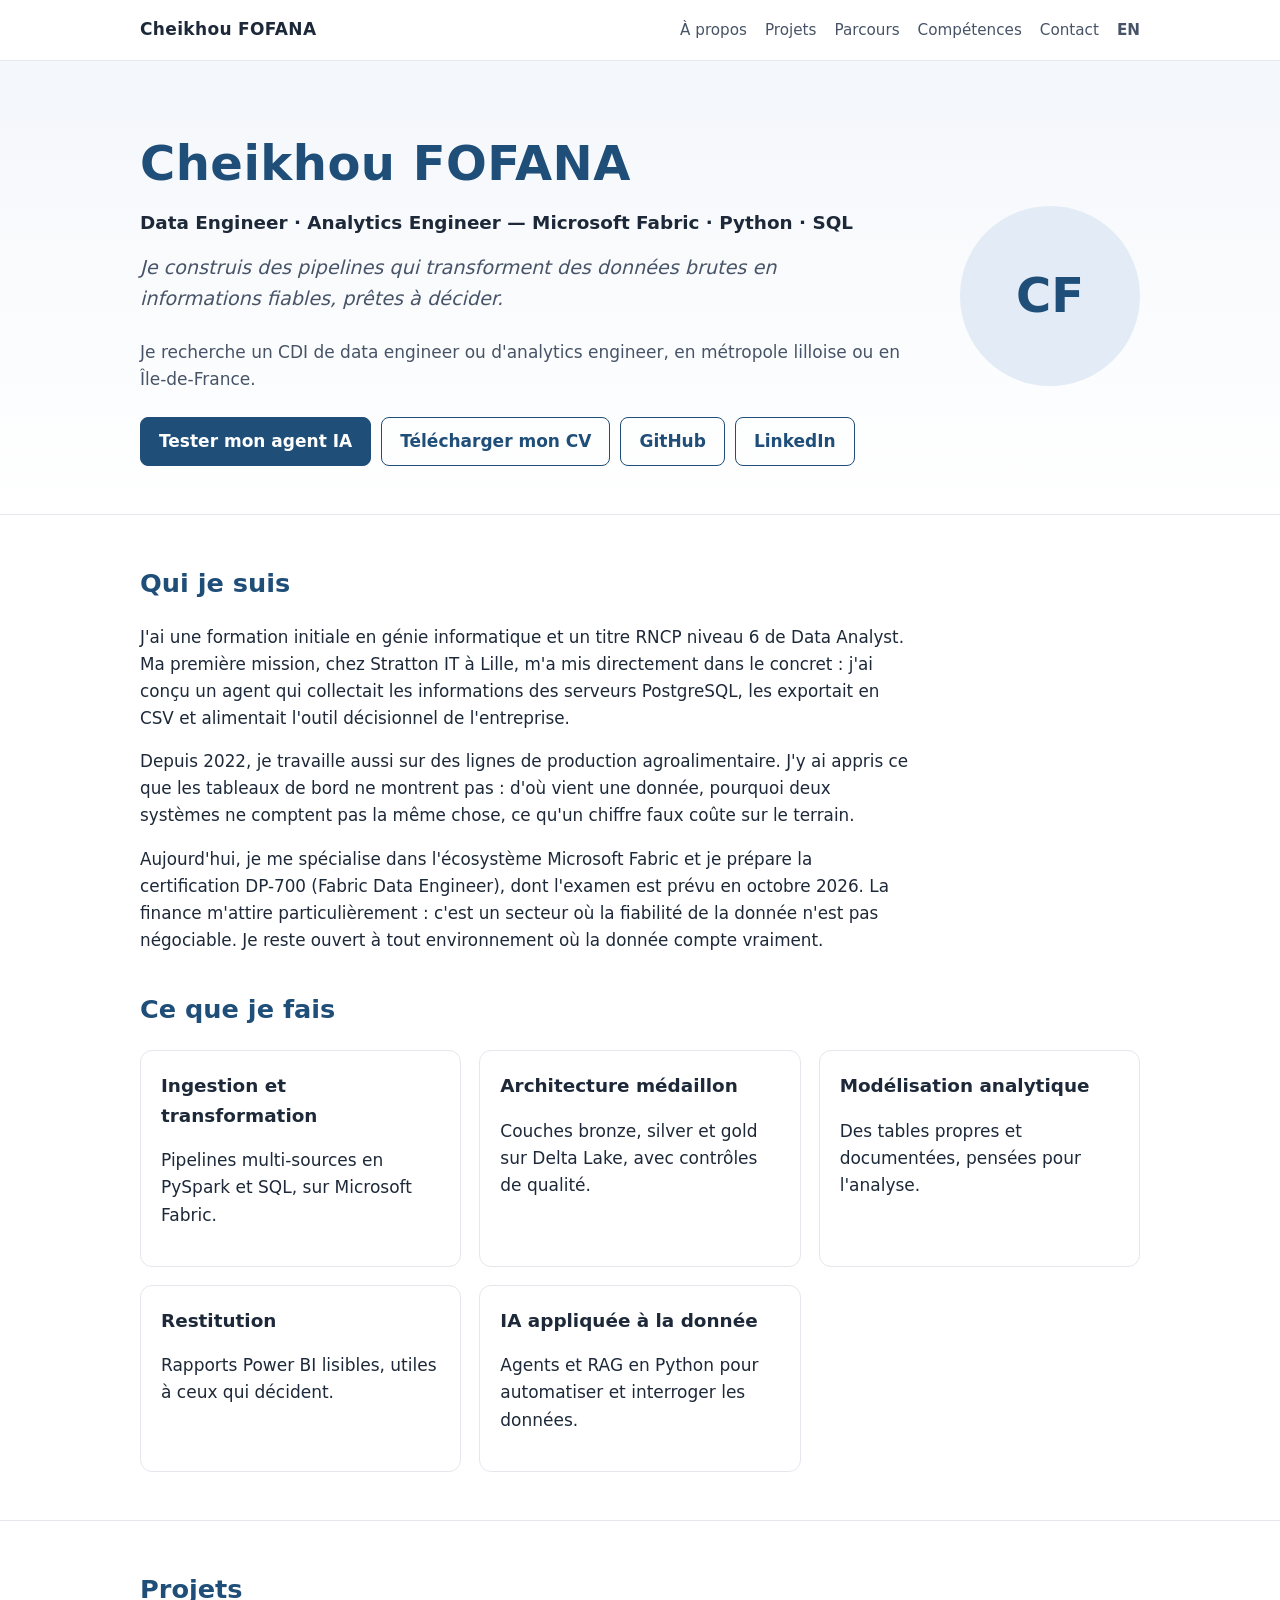
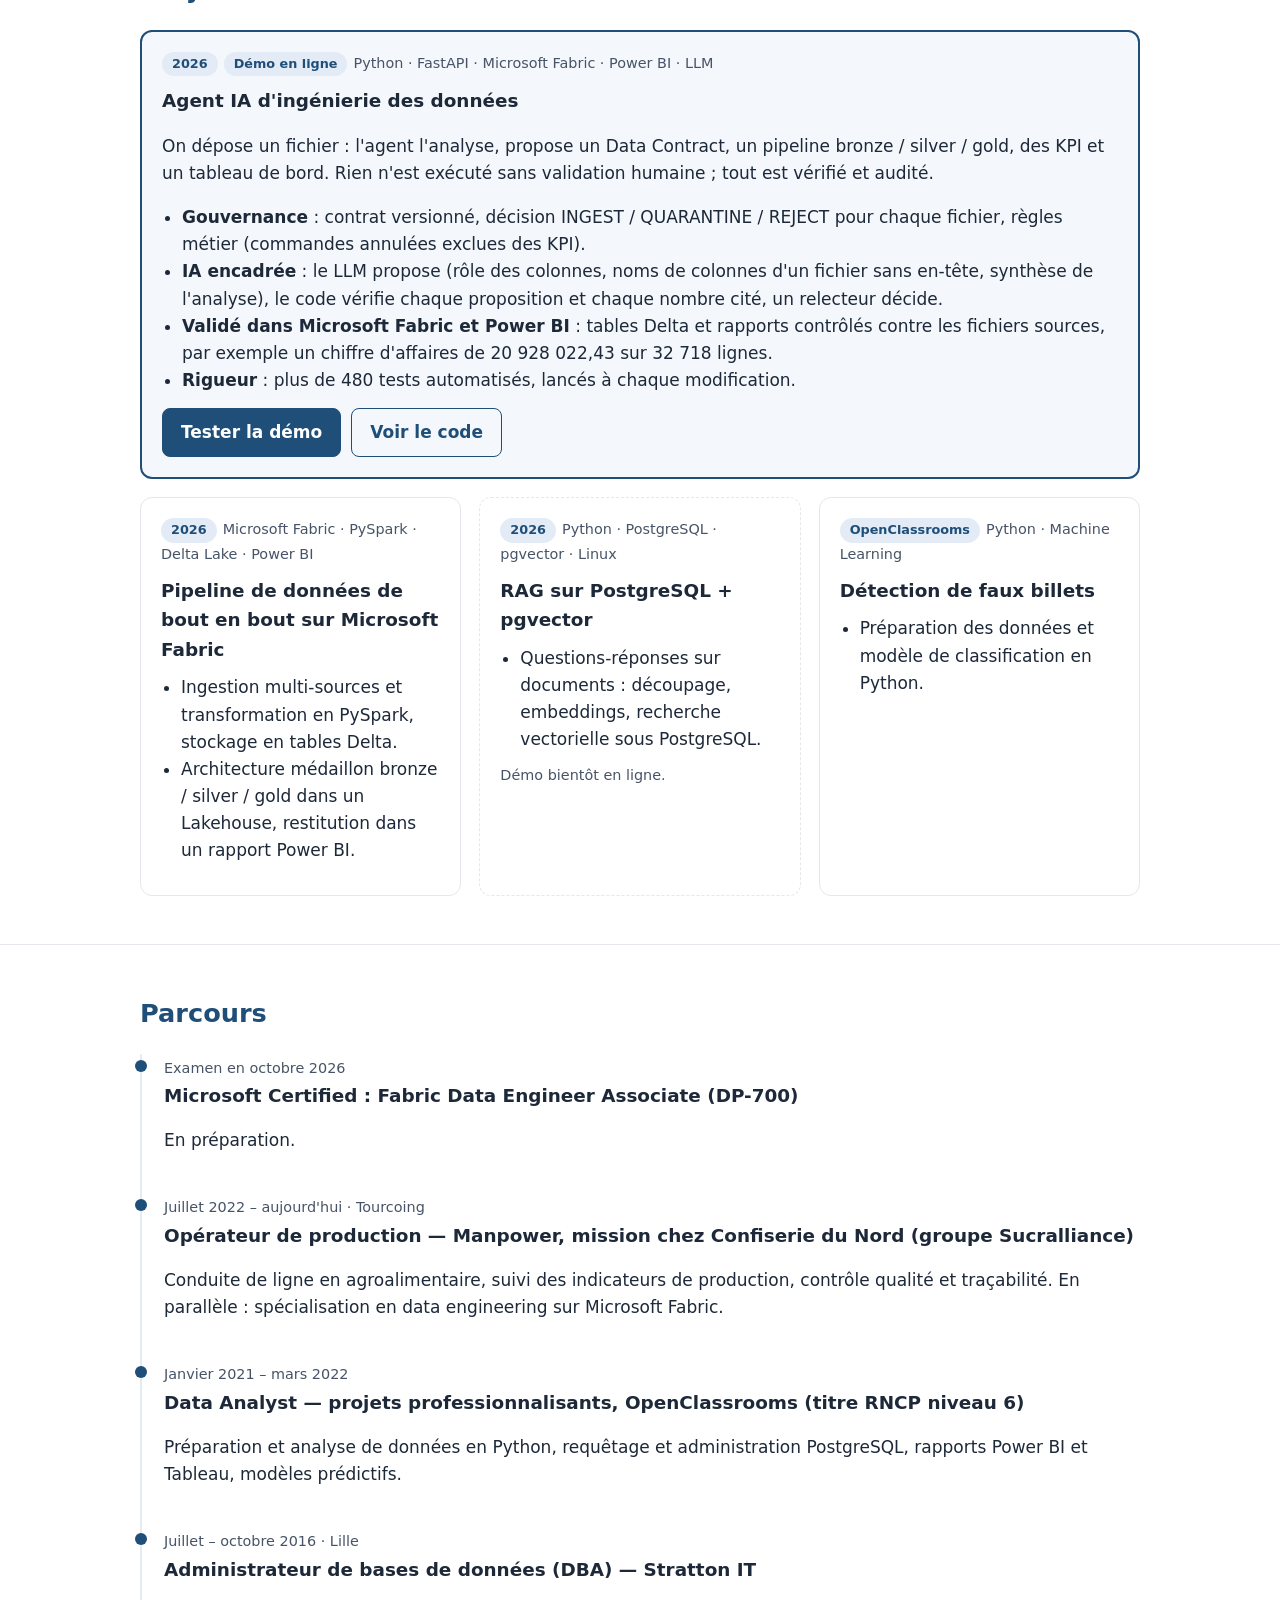
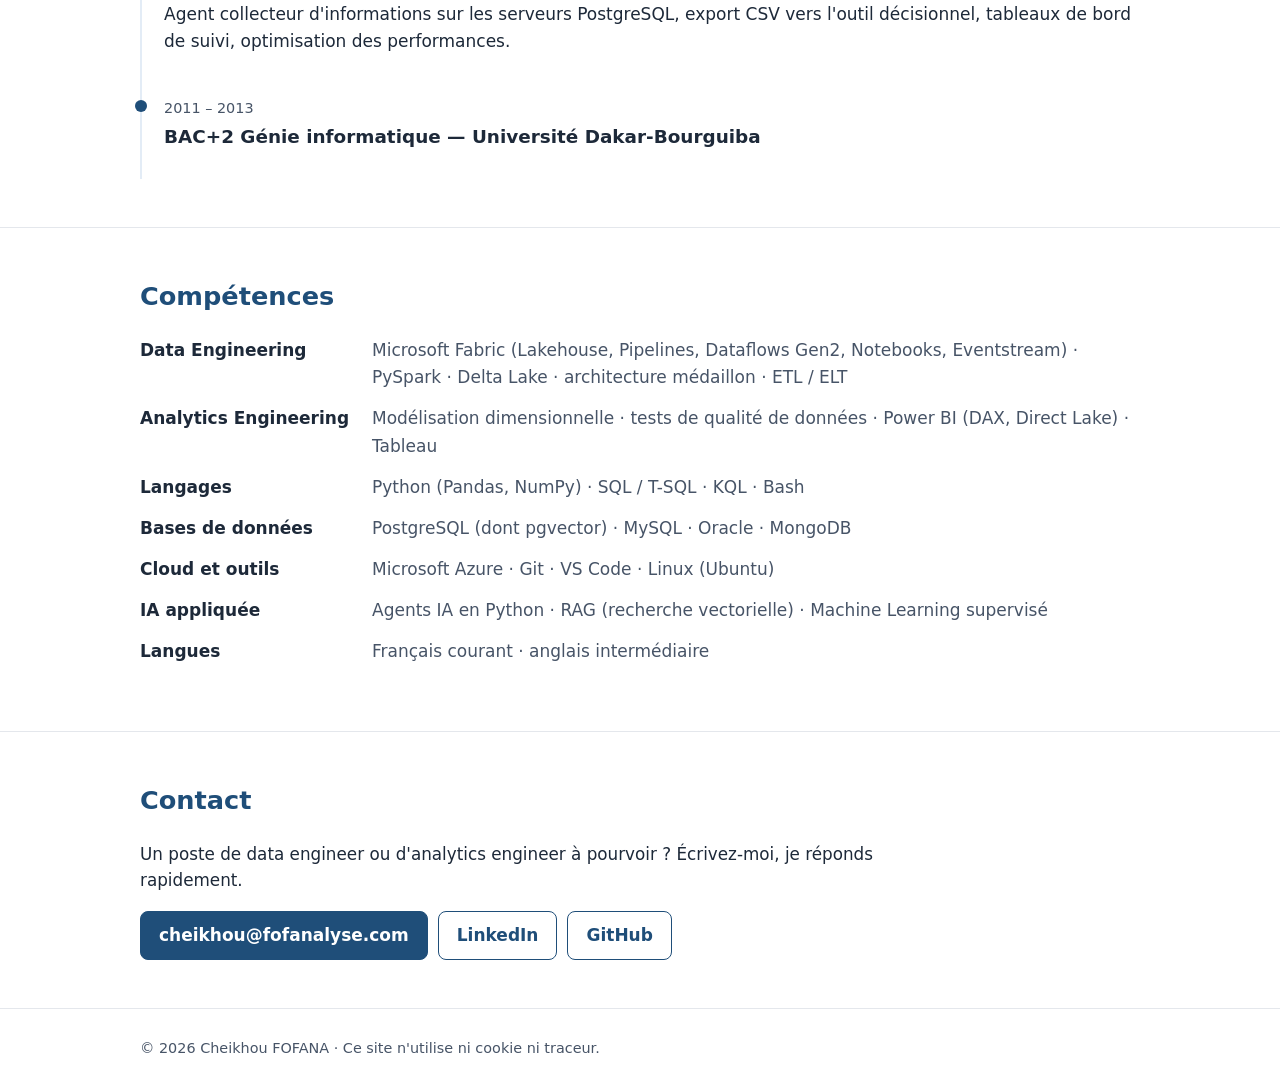
<file: index.html>
<!doctype html>
<html lang="fr">
<head>
  <meta charset="utf-8">
  <meta name="viewport" content="width=device-width, initial-scale=1">
  <title>Cheikhou FOFANA · Data Engineer</title>
  <meta name="description" content="Cheikhou FOFANA, Data Engineer et Analytics Engineer : Microsoft Fabric, Python, SQL. Pipelines en architecture médaillon, Power BI, agents IA et RAG.">
  <link rel="canonical" href="https://fofanalyse.com/">
  <link rel="alternate" hreflang="fr" href="https://fofanalyse.com/">
  <link rel="alternate" hreflang="en" href="https://fofanalyse.com/en/">
  <meta property="og:type" content="profile">
  <meta property="og:title" content="Cheikhou FOFANA · Data Engineer">
  <meta property="og:description" content="Je construis des pipelines qui transforment des données brutes en informations fiables, prêtes à décider.">
  <meta property="og:url" content="https://fofanalyse.com/">
  <link rel="icon" href="assets/favicon.svg" type="image/svg+xml">
  <link rel="stylesheet" href="assets/style.css">
</head>
<body>
  <header class="site-header">
    <div class="wrap">
      <a class="brand" href="#top">Cheikhou FOFANA</a>
      <nav class="nav" aria-label="Navigation principale">
        <a href="#apropos">À propos</a>
        <a href="#projets">Projets</a>
        <a href="#parcours">Parcours</a>
        <a href="#competences">Compétences</a>
        <a href="#contact">Contact</a>
        <a class="lang" href="en/" hreflang="en" lang="en">EN</a>
      </nav>
    </div>
  </header>

  <main id="top">
    <section class="hero">
      <div class="wrap">
        <div>
          <h1>Cheikhou FOFANA</h1>
          <p class="title">Data Engineer · Analytics Engineer — Microsoft Fabric · Python · SQL</p>
          <p class="tagline">Je construis des pipelines qui transforment des données brutes en informations fiables, prêtes à décider.</p>
          <p class="status">Je recherche un CDI de data engineer ou d'analytics engineer, en métropole lilloise ou en Île-de-France.</p>
          <div class="buttons">
            <a class="button primary" href="https://demo.fofanalyse.com">Tester mon agent IA</a>
            <a class="button" href="cv/CV_Cheikhou_Fofana_Data_Engineer.pdf">Télécharger mon CV</a>
            <a class="button" href="https://github.com/fofrbro">GitHub</a>
            <a class="button" href="https://www.linkedin.com/in/cheikhoufofana/">LinkedIn</a>
          </div>
        </div>
        <!-- À COMPLÉTER : remplacer par <img class="photo" src="assets/photo.jpg" alt="Cheikhou FOFANA"> -->
        <div class="photo photo-placeholder" aria-hidden="true">CF</div>
      </div>
    </section>

    <section id="apropos">
      <div class="wrap">
        <h2>Qui je suis</h2>
        <p class="lead">J'ai une formation initiale en génie informatique et un titre RNCP niveau 6 de Data Analyst. Ma première mission, chez Stratton IT à Lille, m'a mis directement dans le concret : j'ai conçu un agent qui collectait les informations des serveurs PostgreSQL, les exportait en CSV et alimentait l'outil décisionnel de l'entreprise.</p>
        <p class="lead">Depuis 2022, je travaille aussi sur des lignes de production agroalimentaire. J'y ai appris ce que les tableaux de bord ne montrent pas : d'où vient une donnée, pourquoi deux systèmes ne comptent pas la même chose, ce qu'un chiffre faux coûte sur le terrain.</p>
        <p class="lead">Aujourd'hui, je me spécialise dans l'écosystème Microsoft Fabric et je prépare la certification DP-700 (Fabric Data Engineer), dont l'examen est prévu en octobre 2026. La finance m'attire particulièrement : c'est un secteur où la fiabilité de la donnée n'est pas négociable. Je reste ouvert à tout environnement où la donnée compte vraiment.</p>

        <h2 style="margin-top: 36px;">Ce que je fais</h2>
        <div class="grid two">
          <div class="card"><h3>Ingestion et transformation</h3><p>Pipelines multi-sources en PySpark et SQL, sur Microsoft Fabric.</p></div>
          <div class="card"><h3>Architecture médaillon</h3><p>Couches bronze, silver et gold sur Delta Lake, avec contrôles de qualité.</p></div>
          <div class="card"><h3>Modélisation analytique</h3><p>Des tables propres et documentées, pensées pour l'analyse.</p></div>
          <div class="card"><h3>Restitution</h3><p>Rapports Power BI lisibles, utiles à ceux qui décident.</p></div>
          <div class="card"><h3>IA appliquée à la donnée</h3><p>Agents et RAG en Python pour automatiser et interroger les données.</p></div>
        </div>
      </div>
    </section>

    <section id="projets">
      <div class="wrap">
        <h2>Projets</h2>
        <div class="grid two">
          <article class="card featured">
            <p class="meta"><span class="badge">2026</span><span class="badge">Démo en ligne</span>Python · FastAPI · Microsoft Fabric · Power BI · LLM</p>
            <h3>Agent IA d'ingénierie des données</h3>
            <p>On dépose un fichier : l'agent l'analyse, propose un Data Contract, un pipeline bronze / silver / gold, des KPI et un tableau de bord. Rien n'est exécuté sans validation humaine ; tout est vérifié et audité.</p>
            <ul>
              <li><strong>Gouvernance</strong> : contrat versionné, décision INGEST / QUARANTINE / REJECT pour chaque fichier, règles métier (commandes annulées exclues des KPI).</li>
              <li><strong>IA encadrée</strong> : le LLM propose (rôle des colonnes, noms de colonnes d'un fichier sans en-tête, synthèse de l'analyse), le code vérifie chaque proposition et chaque nombre cité, un relecteur décide.</li>
              <li><strong>Validé dans Microsoft Fabric et Power BI</strong> : tables Delta et rapports contrôlés contre les fichiers sources, par exemple un chiffre d'affaires de 20 928 022,43 sur 32 718 lignes.</li>
              <li><strong>Rigueur</strong> : plus de 480 tests automatisés, lancés à chaque modification.</li>
            </ul>
            <div class="buttons">
              <a class="button primary" href="https://demo.fofanalyse.com">Tester la démo</a>
              <a class="button" href="https://github.com/fofrbro/data-engineering-agent">Voir le code</a>
            </div>
          </article>

          <article class="card">
            <p class="meta"><span class="badge">2026</span>Microsoft Fabric · PySpark · Delta Lake · Power BI</p>
            <h3>Pipeline de données de bout en bout sur Microsoft Fabric</h3>
            <ul>
              <li>Ingestion multi-sources et transformation en PySpark, stockage en tables Delta.</li>
              <li>Architecture médaillon bronze / silver / gold dans un Lakehouse, restitution dans un rapport Power BI.</li>
            </ul>
          </article>

          <!-- À COMPLÉTER : description détaillée et lien de démo du RAG (rag.fofanalyse.com). -->
          <article class="card todo">
            <p class="meta"><span class="badge">2026</span>Python · PostgreSQL · pgvector · Linux</p>
            <h3>RAG sur PostgreSQL + pgvector</h3>
            <ul>
              <li>Questions-réponses sur documents : découpage, embeddings, recherche vectorielle sous PostgreSQL.</li>
            </ul>
            <p class="meta">Démo bientôt en ligne.</p>
          </article>

          <article class="card">
            <p class="meta"><span class="badge">OpenClassrooms</span>Python · Machine Learning</p>
            <h3>Détection de faux billets</h3>
            <ul>
              <li>Préparation des données et modèle de classification en Python.</li>
            </ul>
          </article>
        </div>
      </div>
    </section>

    <section id="parcours">
      <div class="wrap">
        <h2>Parcours</h2>
        <ol class="timeline">
          <li>
            <span class="when">Examen en octobre 2026</span>
            <h3>Microsoft Certified : Fabric Data Engineer Associate (DP-700)</h3>
            <p>En préparation.</p>
          </li>
          <li>
            <span class="when">Juillet 2022 – aujourd'hui · Tourcoing</span>
            <h3>Opérateur de production — Manpower, mission chez Confiserie du Nord (groupe Sucralliance)</h3>
            <p>Conduite de ligne en agroalimentaire, suivi des indicateurs de production, contrôle qualité et traçabilité. En parallèle : spécialisation en data engineering sur Microsoft Fabric.</p>
          </li>
          <li>
            <span class="when">Janvier 2021 – mars 2022</span>
            <h3>Data Analyst — projets professionnalisants, OpenClassrooms (titre RNCP niveau 6)</h3>
            <p>Préparation et analyse de données en Python, requêtage et administration PostgreSQL, rapports Power BI et Tableau, modèles prédictifs.</p>
          </li>
          <li>
            <span class="when">Juillet – octobre 2016 · Lille</span>
            <h3>Administrateur de bases de données (DBA) — Stratton IT</h3>
            <p>Agent collecteur d'informations sur les serveurs PostgreSQL, export CSV vers l'outil décisionnel, tableaux de bord de suivi, optimisation des performances.</p>
          </li>
          <li>
            <span class="when">2011 – 2013</span>
            <h3>BAC+2 Génie informatique — Université Dakar-Bourguiba</h3>
          </li>
        </ol>
      </div>
    </section>

    <section id="competences">
      <div class="wrap">
        <h2>Compétences</h2>
        <dl class="skills">
          <div><dt>Data Engineering</dt><dd>Microsoft Fabric (Lakehouse, Pipelines, Dataflows Gen2, Notebooks, Eventstream) · PySpark · Delta Lake · architecture médaillon · ETL / ELT</dd></div>
          <div><dt>Analytics Engineering</dt><dd>Modélisation dimensionnelle · tests de qualité de données · Power BI (DAX, Direct Lake) · Tableau</dd></div>
          <div><dt>Langages</dt><dd>Python (Pandas, NumPy) · SQL / T-SQL · KQL · Bash</dd></div>
          <div><dt>Bases de données</dt><dd>PostgreSQL (dont pgvector) · MySQL · Oracle · MongoDB</dd></div>
          <div><dt>Cloud et outils</dt><dd>Microsoft Azure · Git · VS Code · Linux (Ubuntu)</dd></div>
          <div><dt>IA appliquée</dt><dd>Agents IA en Python · RAG (recherche vectorielle) · Machine Learning supervisé</dd></div>
          <div><dt>Langues</dt><dd>Français courant · anglais intermédiaire</dd></div>
        </dl>
      </div>
    </section>

    <section id="contact">
      <div class="wrap">
        <h2>Contact</h2>
        <p class="lead">Un poste de data engineer ou d'analytics engineer à pourvoir ? Écrivez-moi, je réponds rapidement.</p>
        <div class="buttons">
          <a class="button primary" href="mailto:cheikhou@fofanalyse.com">cheikhou@fofanalyse.com</a>
          <a class="button" href="https://www.linkedin.com/in/cheikhoufofana/">LinkedIn</a>
          <a class="button" href="https://github.com/fofrbro">GitHub</a>
        </div>
      </div>
    </section>
  </main>

  <footer class="site-footer">
    <div class="wrap">© 2026 Cheikhou FOFANA · Ce site n'utilise ni cookie ni traceur.</div>
  </footer>
</body>
</html>
</file>
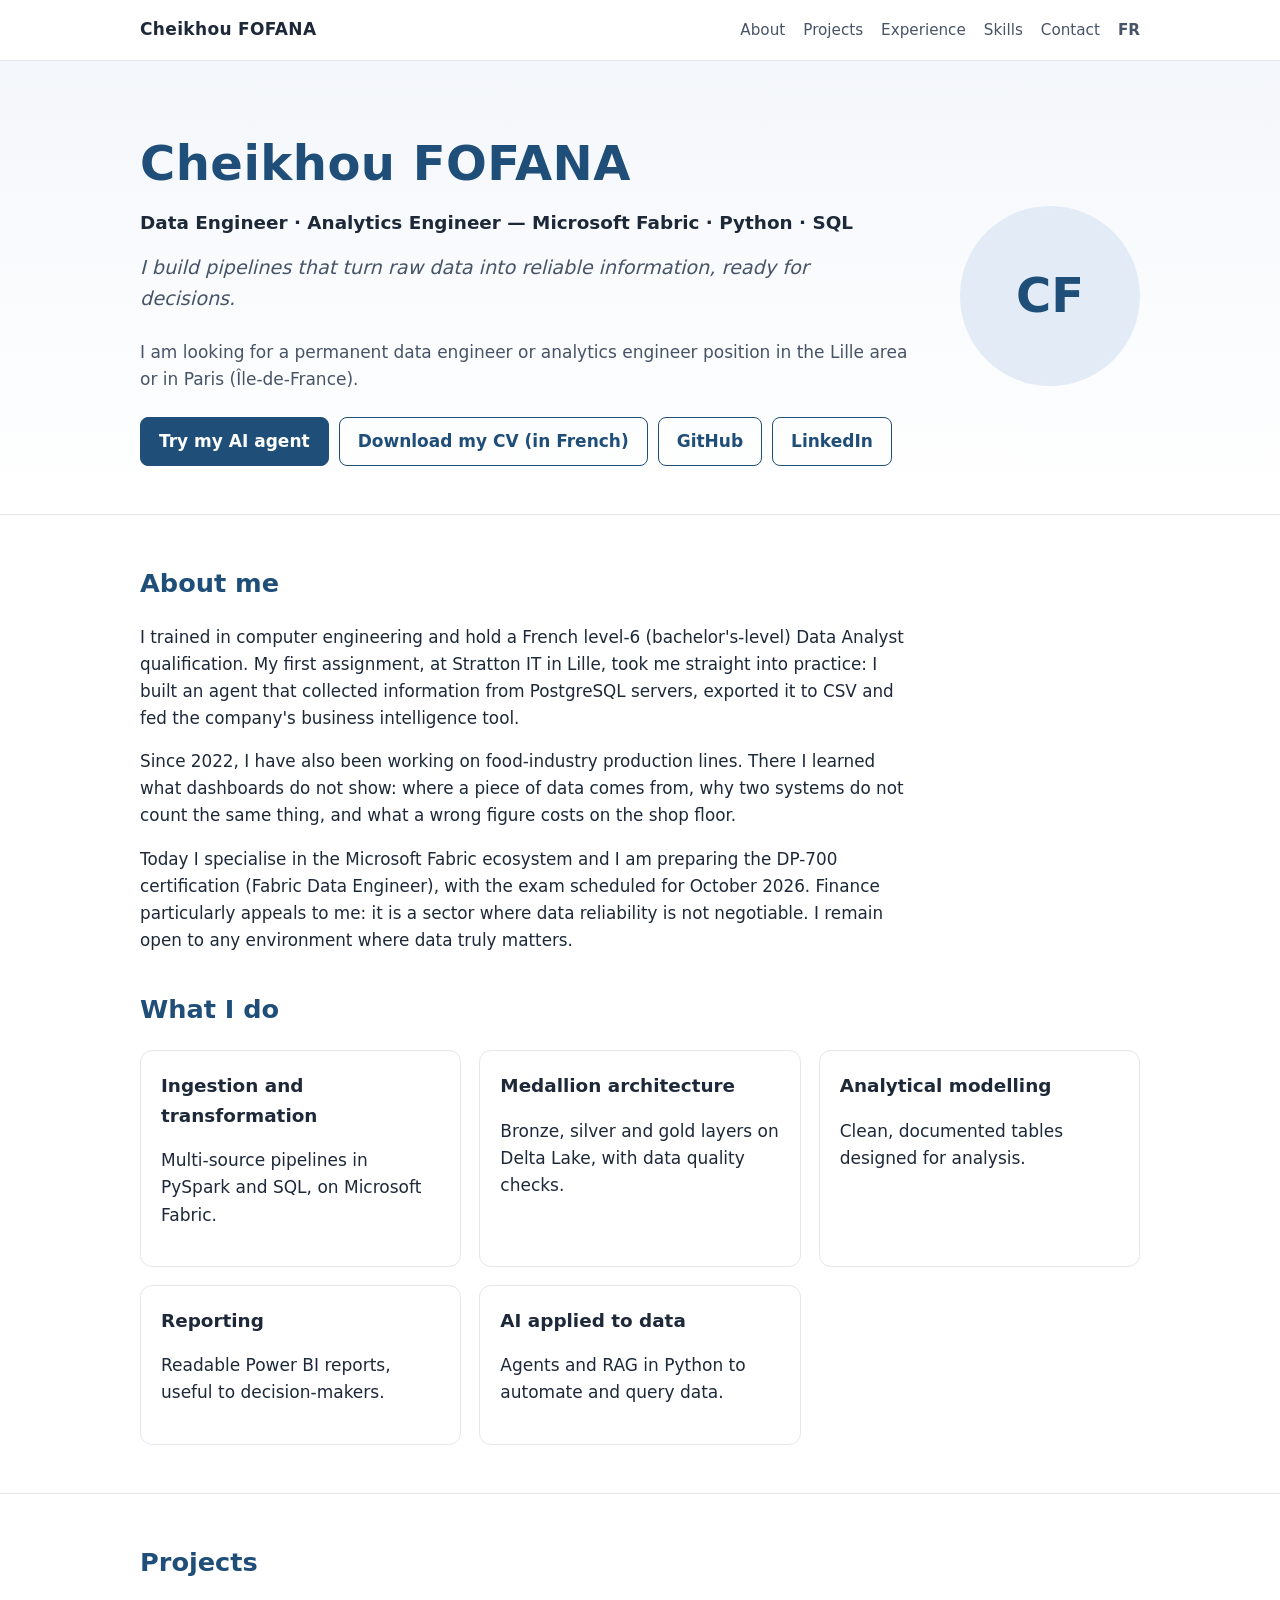
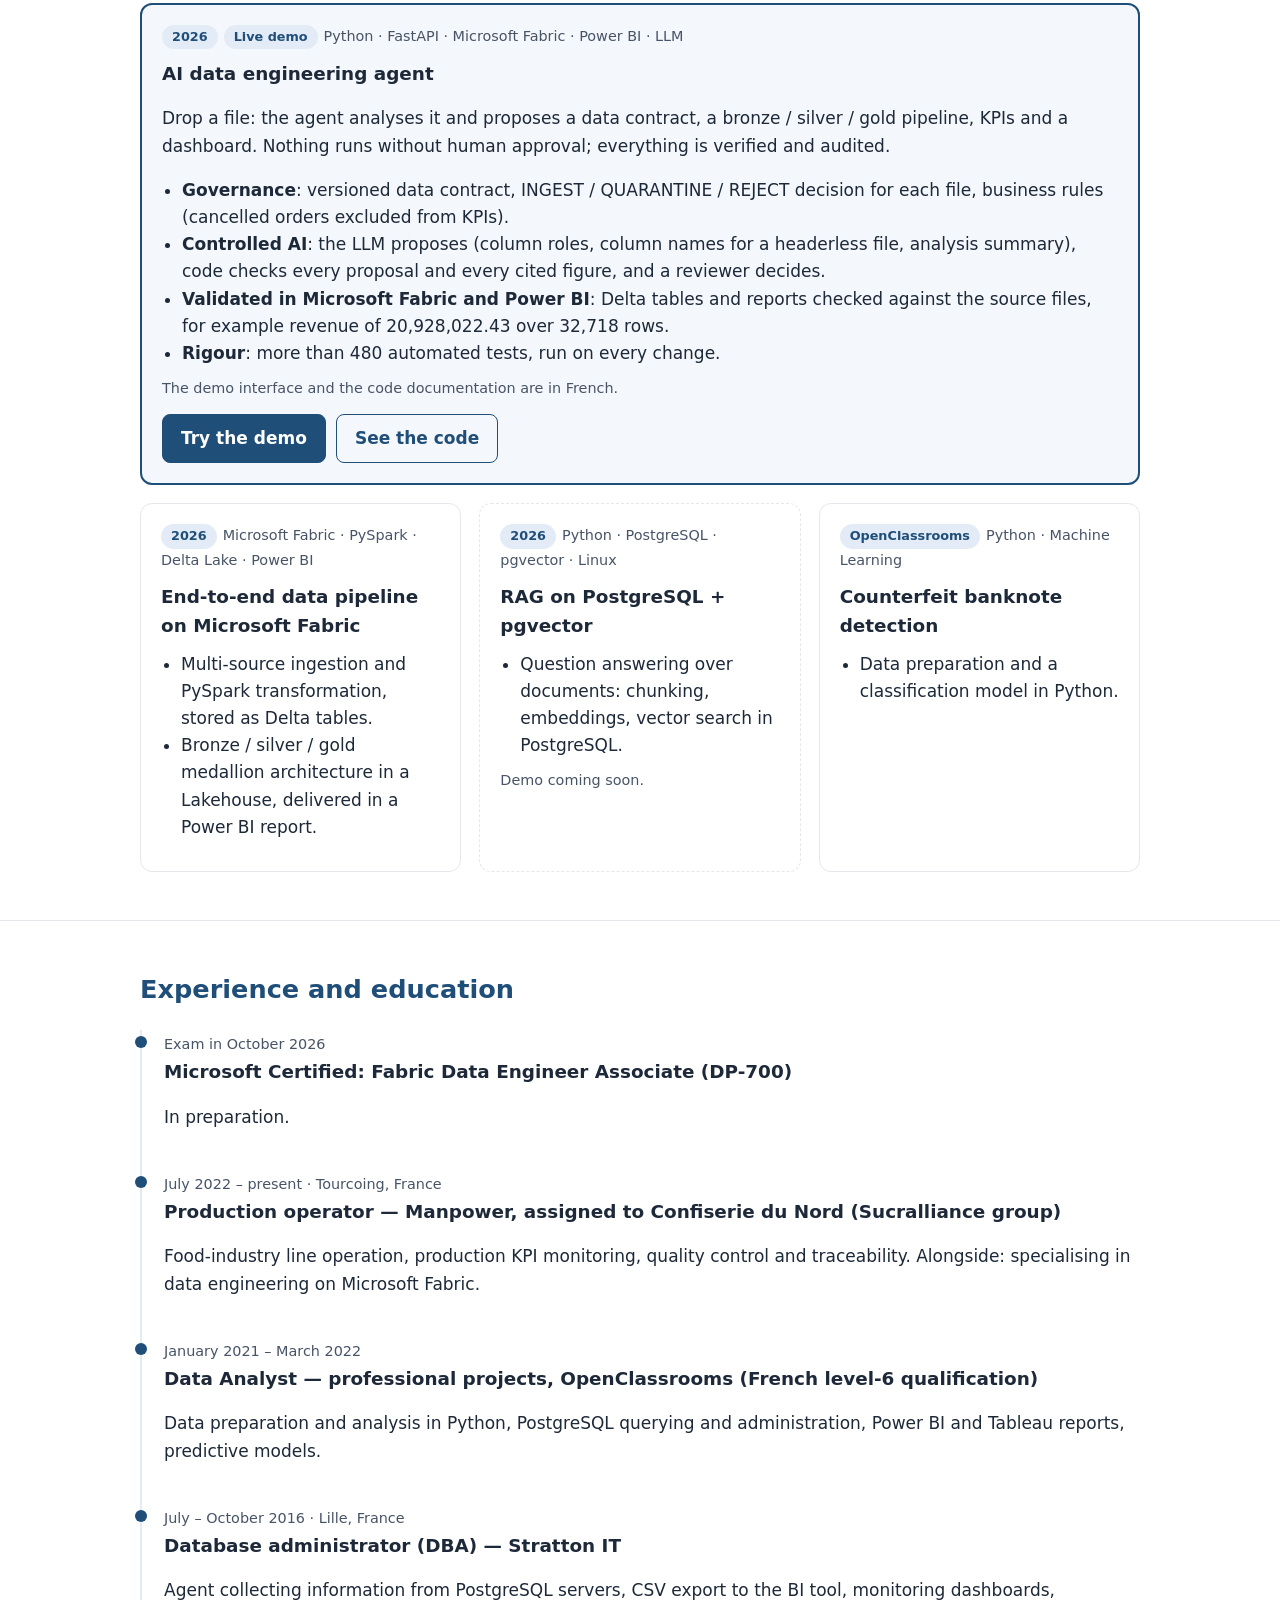
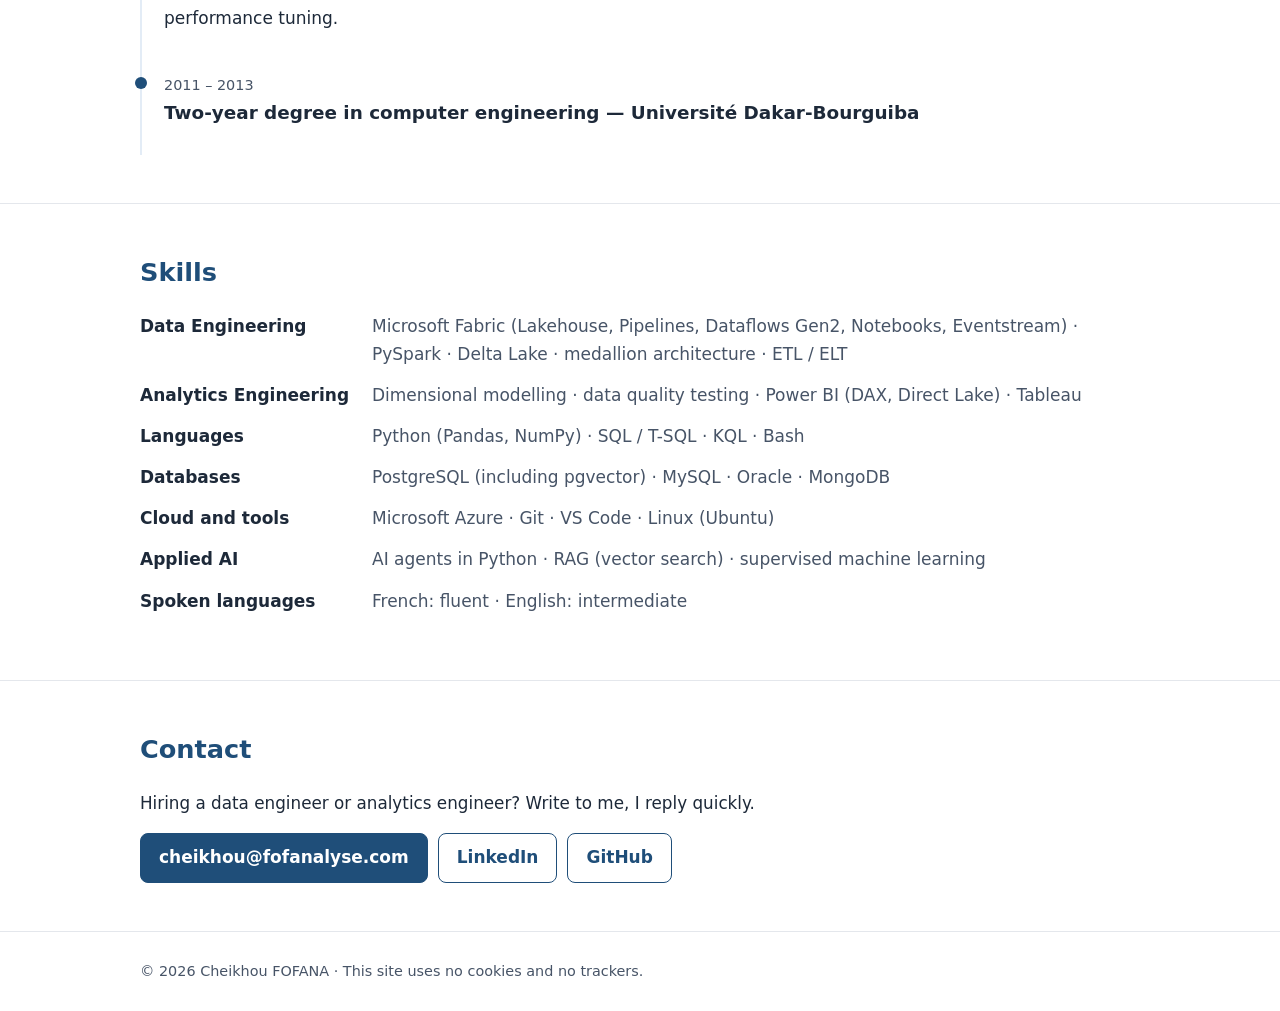
<file: en/index.html>
<!doctype html>
<html lang="en">
<head>
  <meta charset="utf-8">
  <meta name="viewport" content="width=device-width, initial-scale=1">
  <title>Cheikhou FOFANA · Data Engineer</title>
  <meta name="description" content="Cheikhou FOFANA, Data Engineer and Analytics Engineer: Microsoft Fabric, Python, SQL. Medallion pipelines, Power BI, AI agents and RAG.">
  <link rel="canonical" href="https://fofanalyse.com/en/">
  <link rel="alternate" hreflang="fr" href="https://fofanalyse.com/">
  <link rel="alternate" hreflang="en" href="https://fofanalyse.com/en/">
  <meta property="og:type" content="profile">
  <meta property="og:title" content="Cheikhou FOFANA · Data Engineer">
  <meta property="og:description" content="I build pipelines that turn raw data into reliable information, ready for decisions.">
  <meta property="og:url" content="https://fofanalyse.com/en/">
  <link rel="icon" href="../assets/favicon.svg" type="image/svg+xml">
  <link rel="stylesheet" href="../assets/style.css">
</head>
<body>
  <header class="site-header">
    <div class="wrap">
      <a class="brand" href="#top">Cheikhou FOFANA</a>
      <nav class="nav" aria-label="Main navigation">
        <a href="#about">About</a>
        <a href="#projects">Projects</a>
        <a href="#experience">Experience</a>
        <a href="#skills">Skills</a>
        <a href="#contact">Contact</a>
        <a class="lang" href="../" hreflang="fr" lang="fr">FR</a>
      </nav>
    </div>
  </header>

  <main id="top">
    <section class="hero">
      <div class="wrap">
        <div>
          <h1>Cheikhou FOFANA</h1>
          <p class="title">Data Engineer · Analytics Engineer — Microsoft Fabric · Python · SQL</p>
          <p class="tagline">I build pipelines that turn raw data into reliable information, ready for decisions.</p>
          <p class="status">I am looking for a permanent data engineer or analytics engineer position in the Lille area or in Paris (Île-de-France).</p>
          <div class="buttons">
            <a class="button primary" href="https://demo.fofanalyse.com">Try my AI agent</a>
            <a class="button" href="../cv/CV_Cheikhou_Fofana_Data_Engineer.pdf">Download my CV (in French)</a>
            <a class="button" href="https://github.com/fofrbro">GitHub</a>
            <a class="button" href="https://www.linkedin.com/in/cheikhoufofana/">LinkedIn</a>
          </div>
        </div>
        <!-- TO DO: replace with <img class="photo" src="../assets/photo.jpg" alt="Cheikhou FOFANA"> -->
        <div class="photo photo-placeholder" aria-hidden="true">CF</div>
      </div>
    </section>

    <section id="about">
      <div class="wrap">
        <h2>About me</h2>
        <p class="lead">I trained in computer engineering and hold a French level-6 (bachelor's-level) Data Analyst qualification. My first assignment, at Stratton IT in Lille, took me straight into practice: I built an agent that collected information from PostgreSQL servers, exported it to CSV and fed the company's business intelligence tool.</p>
        <p class="lead">Since 2022, I have also been working on food-industry production lines. There I learned what dashboards do not show: where a piece of data comes from, why two systems do not count the same thing, and what a wrong figure costs on the shop floor.</p>
        <p class="lead">Today I specialise in the Microsoft Fabric ecosystem and I am preparing the DP-700 certification (Fabric Data Engineer), with the exam scheduled for October 2026. Finance particularly appeals to me: it is a sector where data reliability is not negotiable. I remain open to any environment where data truly matters.</p>

        <h2 style="margin-top: 36px;">What I do</h2>
        <div class="grid two">
          <div class="card"><h3>Ingestion and transformation</h3><p>Multi-source pipelines in PySpark and SQL, on Microsoft Fabric.</p></div>
          <div class="card"><h3>Medallion architecture</h3><p>Bronze, silver and gold layers on Delta Lake, with data quality checks.</p></div>
          <div class="card"><h3>Analytical modelling</h3><p>Clean, documented tables designed for analysis.</p></div>
          <div class="card"><h3>Reporting</h3><p>Readable Power BI reports, useful to decision-makers.</p></div>
          <div class="card"><h3>AI applied to data</h3><p>Agents and RAG in Python to automate and query data.</p></div>
        </div>
      </div>
    </section>

    <section id="projects">
      <div class="wrap">
        <h2>Projects</h2>
        <div class="grid two">
          <article class="card featured">
            <p class="meta"><span class="badge">2026</span><span class="badge">Live demo</span>Python · FastAPI · Microsoft Fabric · Power BI · LLM</p>
            <h3>AI data engineering agent</h3>
            <p>Drop a file: the agent analyses it and proposes a data contract, a bronze / silver / gold pipeline, KPIs and a dashboard. Nothing runs without human approval; everything is verified and audited.</p>
            <ul>
              <li><strong>Governance</strong>: versioned data contract, INGEST / QUARANTINE / REJECT decision for each file, business rules (cancelled orders excluded from KPIs).</li>
              <li><strong>Controlled AI</strong>: the LLM proposes (column roles, column names for a headerless file, analysis summary), code checks every proposal and every cited figure, and a reviewer decides.</li>
              <li><strong>Validated in Microsoft Fabric and Power BI</strong>: Delta tables and reports checked against the source files, for example revenue of 20,928,022.43 over 32,718 rows.</li>
              <li><strong>Rigour</strong>: more than 480 automated tests, run on every change.</li>
            </ul>
            <p class="meta">The demo interface and the code documentation are in French.</p>
            <div class="buttons">
              <a class="button primary" href="https://demo.fofanalyse.com">Try the demo</a>
              <a class="button" href="https://github.com/fofrbro/data-engineering-agent">See the code</a>
            </div>
          </article>

          <article class="card">
            <p class="meta"><span class="badge">2026</span>Microsoft Fabric · PySpark · Delta Lake · Power BI</p>
            <h3>End-to-end data pipeline on Microsoft Fabric</h3>
            <ul>
              <li>Multi-source ingestion and PySpark transformation, stored as Delta tables.</li>
              <li>Bronze / silver / gold medallion architecture in a Lakehouse, delivered in a Power BI report.</li>
            </ul>
          </article>

          <!-- TO DO: detailed description and demo link of the RAG (rag.fofanalyse.com). -->
          <article class="card todo">
            <p class="meta"><span class="badge">2026</span>Python · PostgreSQL · pgvector · Linux</p>
            <h3>RAG on PostgreSQL + pgvector</h3>
            <ul>
              <li>Question answering over documents: chunking, embeddings, vector search in PostgreSQL.</li>
            </ul>
            <p class="meta">Demo coming soon.</p>
          </article>

          <article class="card">
            <p class="meta"><span class="badge">OpenClassrooms</span>Python · Machine Learning</p>
            <h3>Counterfeit banknote detection</h3>
            <ul>
              <li>Data preparation and a classification model in Python.</li>
            </ul>
          </article>
        </div>
      </div>
    </section>

    <section id="experience">
      <div class="wrap">
        <h2>Experience and education</h2>
        <ol class="timeline">
          <li>
            <span class="when">Exam in October 2026</span>
            <h3>Microsoft Certified: Fabric Data Engineer Associate (DP-700)</h3>
            <p>In preparation.</p>
          </li>
          <li>
            <span class="when">July 2022 – present · Tourcoing, France</span>
            <h3>Production operator — Manpower, assigned to Confiserie du Nord (Sucralliance group)</h3>
            <p>Food-industry line operation, production KPI monitoring, quality control and traceability. Alongside: specialising in data engineering on Microsoft Fabric.</p>
          </li>
          <li>
            <span class="when">January 2021 – March 2022</span>
            <h3>Data Analyst — professional projects, OpenClassrooms (French level-6 qualification)</h3>
            <p>Data preparation and analysis in Python, PostgreSQL querying and administration, Power BI and Tableau reports, predictive models.</p>
          </li>
          <li>
            <span class="when">July – October 2016 · Lille, France</span>
            <h3>Database administrator (DBA) — Stratton IT</h3>
            <p>Agent collecting information from PostgreSQL servers, CSV export to the BI tool, monitoring dashboards, performance tuning.</p>
          </li>
          <li>
            <span class="when">2011 – 2013</span>
            <h3>Two-year degree in computer engineering — Université Dakar-Bourguiba</h3>
          </li>
        </ol>
      </div>
    </section>

    <section id="skills">
      <div class="wrap">
        <h2>Skills</h2>
        <dl class="skills">
          <div><dt>Data Engineering</dt><dd>Microsoft Fabric (Lakehouse, Pipelines, Dataflows Gen2, Notebooks, Eventstream) · PySpark · Delta Lake · medallion architecture · ETL / ELT</dd></div>
          <div><dt>Analytics Engineering</dt><dd>Dimensional modelling · data quality testing · Power BI (DAX, Direct Lake) · Tableau</dd></div>
          <div><dt>Languages</dt><dd>Python (Pandas, NumPy) · SQL / T-SQL · KQL · Bash</dd></div>
          <div><dt>Databases</dt><dd>PostgreSQL (including pgvector) · MySQL · Oracle · MongoDB</dd></div>
          <div><dt>Cloud and tools</dt><dd>Microsoft Azure · Git · VS Code · Linux (Ubuntu)</dd></div>
          <div><dt>Applied AI</dt><dd>AI agents in Python · RAG (vector search) · supervised machine learning</dd></div>
          <div><dt>Spoken languages</dt><dd>French: fluent · English: intermediate</dd></div>
        </dl>
      </div>
    </section>

    <section id="contact">
      <div class="wrap">
        <h2>Contact</h2>
        <p class="lead">Hiring a data engineer or analytics engineer? Write to me, I reply quickly.</p>
        <div class="buttons">
          <a class="button primary" href="mailto:cheikhou@fofanalyse.com">cheikhou@fofanalyse.com</a>
          <a class="button" href="https://www.linkedin.com/in/cheikhoufofana/">LinkedIn</a>
          <a class="button" href="https://github.com/fofrbro">GitHub</a>
        </div>
      </div>
    </section>
  </main>

  <footer class="site-footer">
    <div class="wrap">© 2026 Cheikhou FOFANA · This site uses no cookies and no trackers.</div>
  </footer>
</body>
</html>
</file>
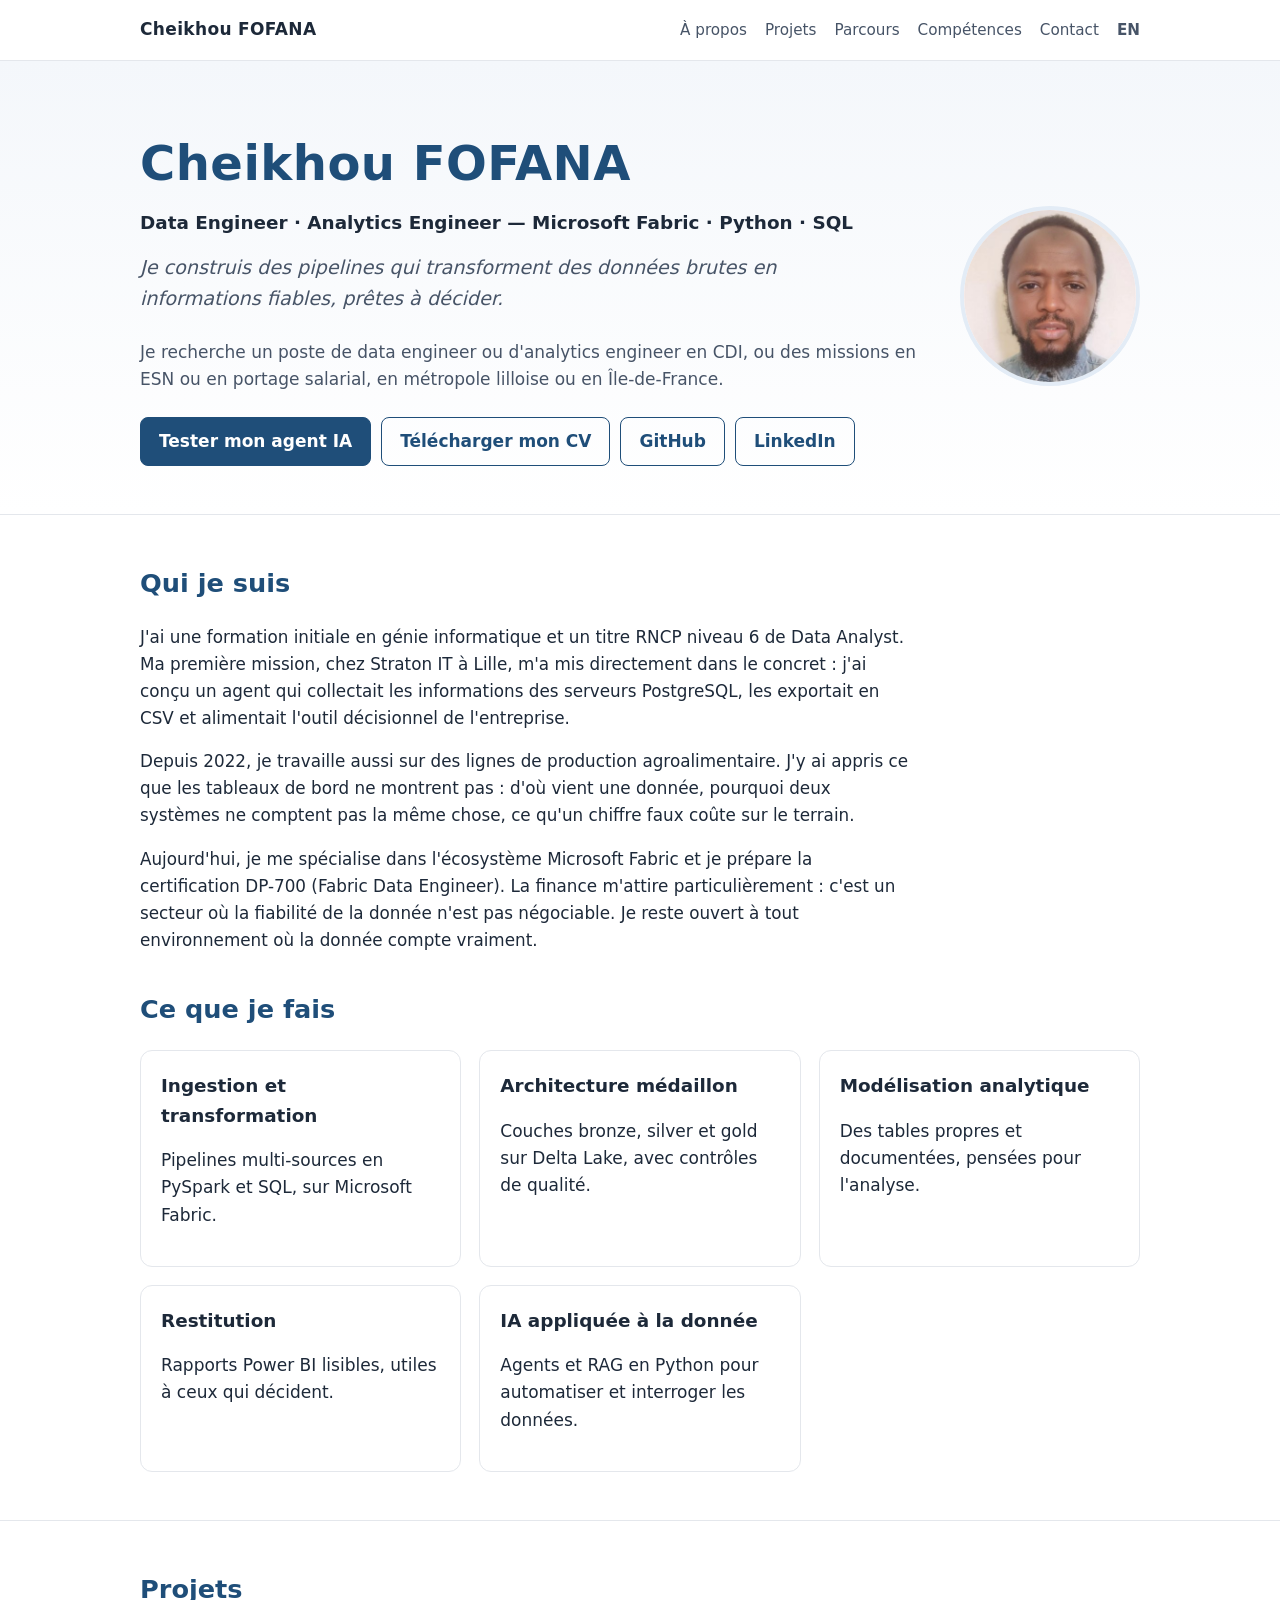
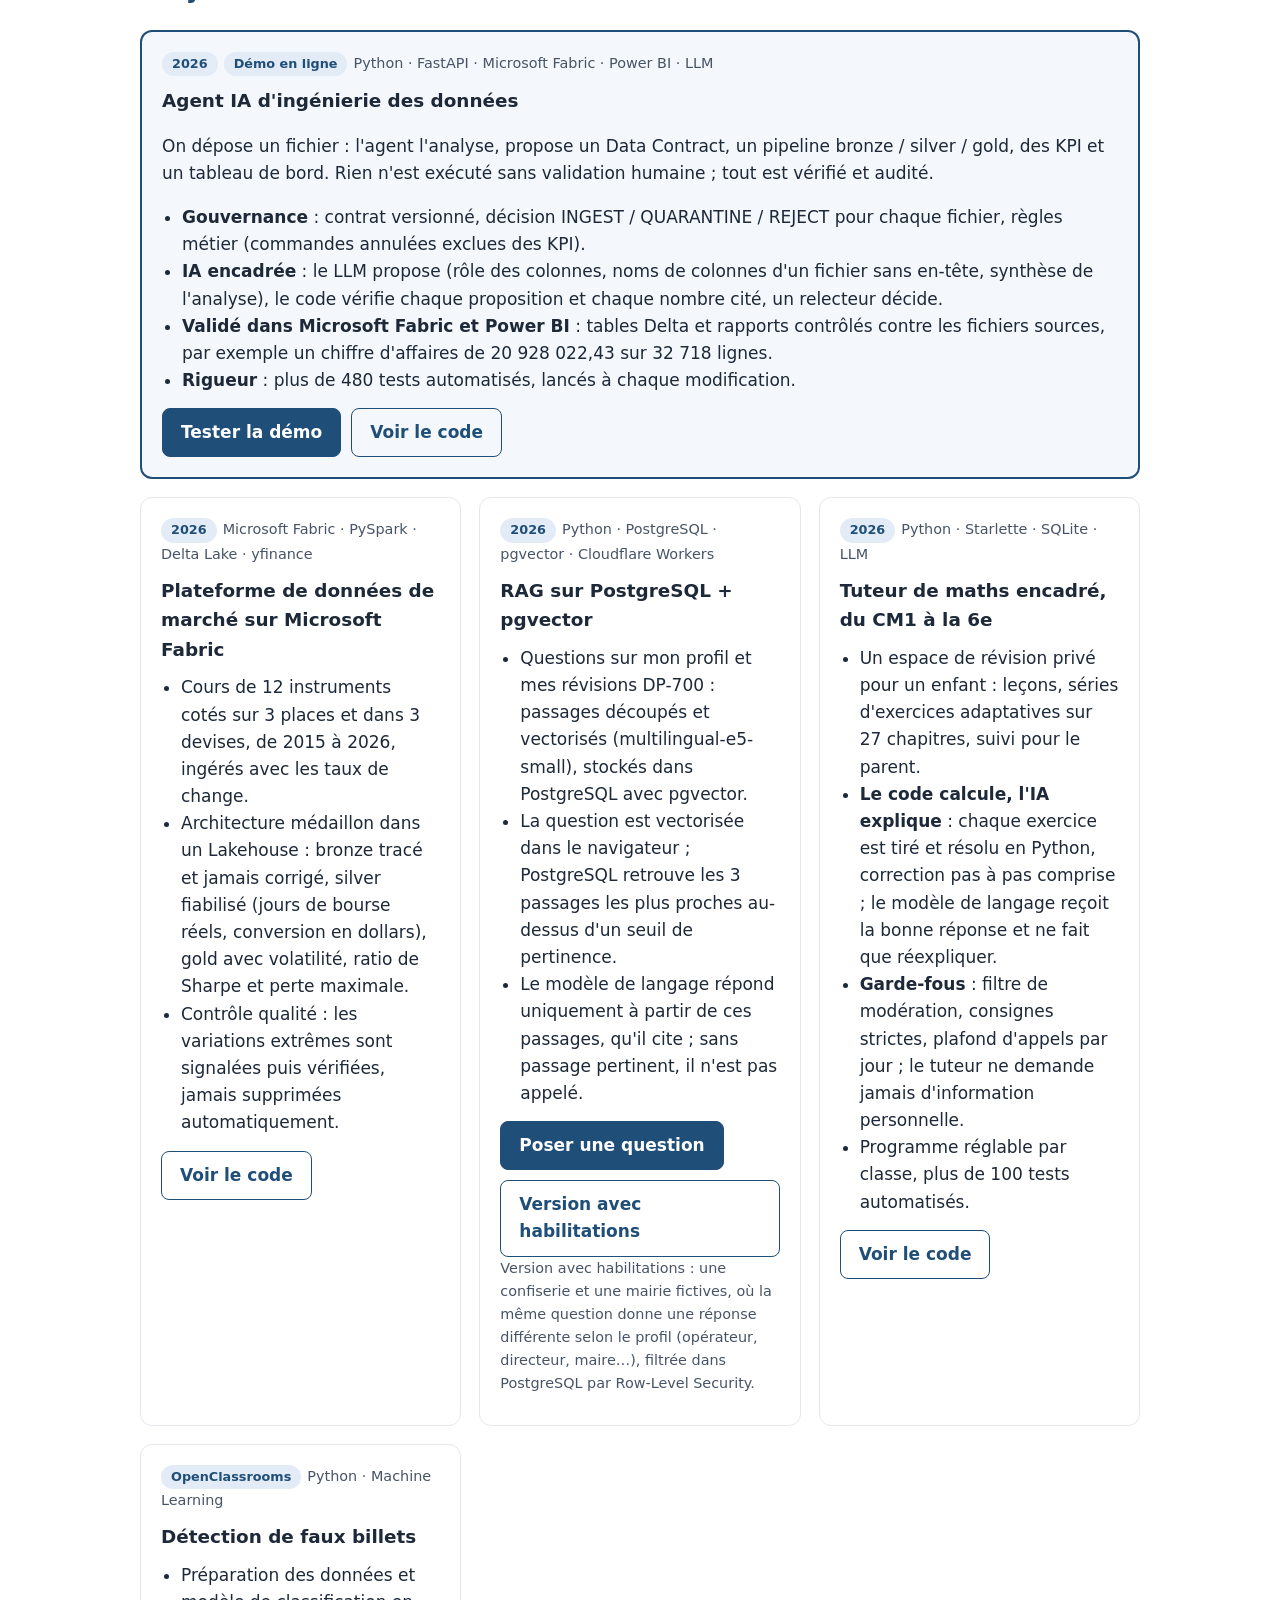
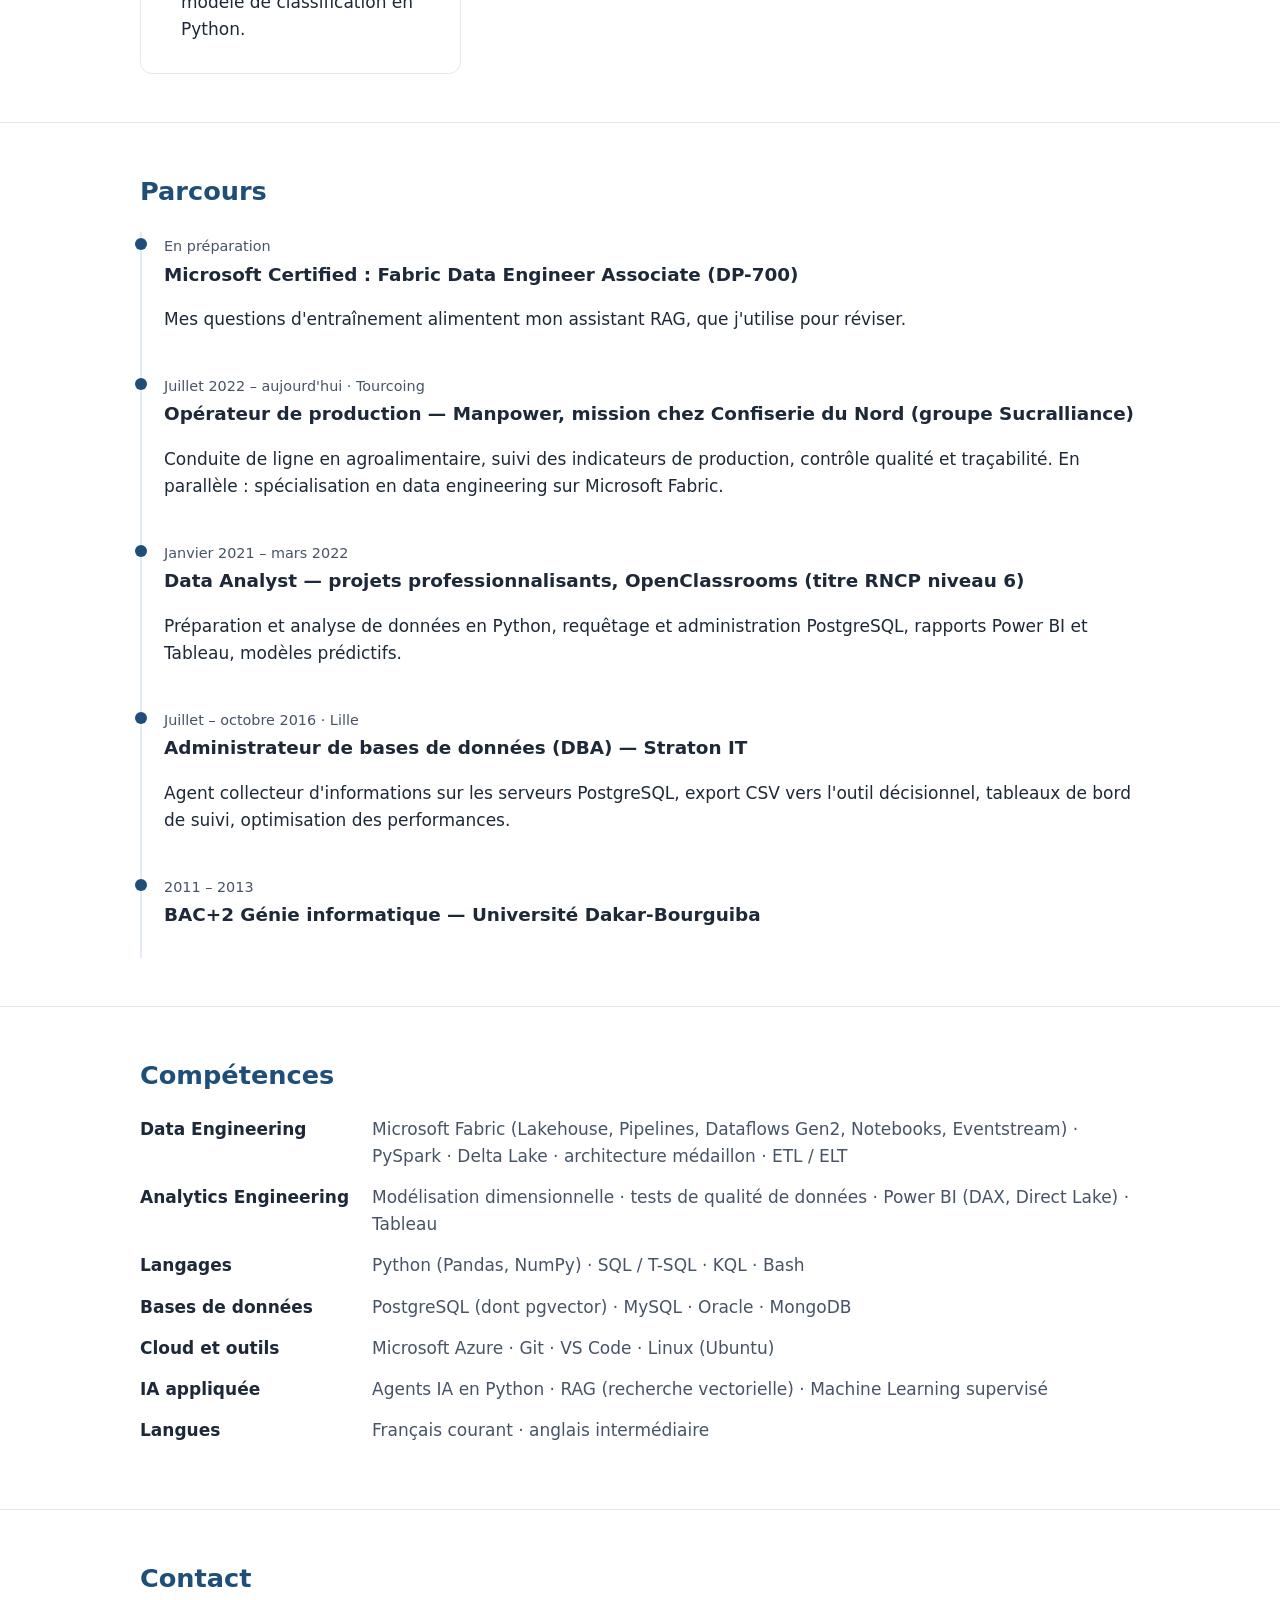
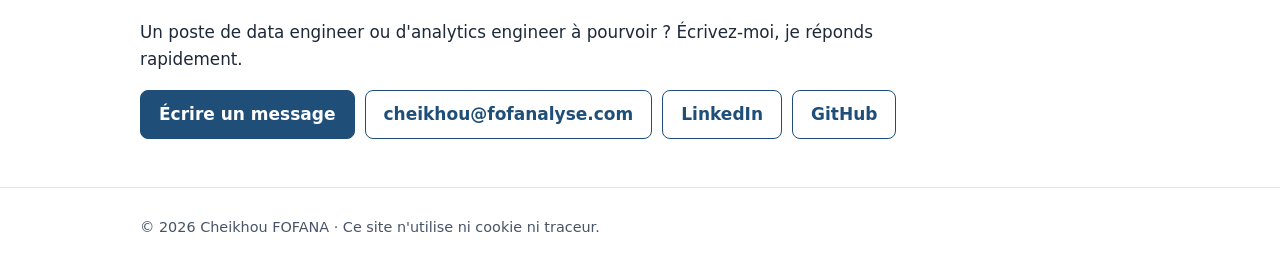
<file: www/index.html>
<!doctype html>
<html lang="fr">
<head>
  <meta charset="utf-8">
  <meta name="viewport" content="width=device-width, initial-scale=1">
  <title>Cheikhou FOFANA · Data Engineer</title>
  <meta name="description" content="Cheikhou FOFANA, Data Engineer et Analytics Engineer : Microsoft Fabric, Python, SQL. Pipelines en architecture médaillon, Power BI, agents IA et RAG.">
  <link rel="canonical" href="https://fofanalyse.com/">
  <link rel="alternate" hreflang="fr" href="https://fofanalyse.com/">
  <link rel="alternate" hreflang="en" href="https://fofanalyse.com/en/">
  <meta property="og:type" content="profile">
  <meta property="og:title" content="Cheikhou FOFANA · Data Engineer">
  <meta property="og:description" content="Je construis des pipelines qui transforment des données brutes en informations fiables, prêtes à décider.">
  <meta property="og:url" content="https://fofanalyse.com/">
  <meta property="og:image" content="https://fofanalyse.com/assets/photo.jpg">
  <link rel="icon" href="assets/favicon.svg" type="image/svg+xml">
  <link rel="stylesheet" href="assets/style.css">
</head>
<body>
  <header class="site-header">
    <div class="wrap">
      <a class="brand" href="#top">Cheikhou FOFANA</a>
      <nav class="nav" aria-label="Navigation principale">
        <a href="#apropos">À propos</a>
        <a href="#projets">Projets</a>
        <a href="#parcours">Parcours</a>
        <a href="#competences">Compétences</a>
        <a href="contact.html">Contact</a>
        <a class="lang" href="en/" hreflang="en" lang="en">EN</a>
      </nav>
    </div>
  </header>

  <main id="top">
    <section class="hero">
      <div class="wrap">
        <div>
          <h1>Cheikhou FOFANA</h1>
          <p class="title">Data Engineer · Analytics Engineer — Microsoft Fabric · Python · SQL</p>
          <p class="tagline">Je construis des pipelines qui transforment des données brutes en informations fiables, prêtes à décider.</p>
          <p class="status">Je recherche un poste de data engineer ou d'analytics engineer en CDI, ou des missions en ESN ou en portage salarial, en métropole lilloise ou en Île-de-France.</p>
          <div class="buttons">
            <a class="button primary" href="https://demo.fofanalyse.com">Tester mon agent IA</a>
            <a class="button" href="cv/CV_Cheikhou_Fofana_Data_Engineer.pdf">Télécharger mon CV</a>
            <a class="button" href="https://github.com/fofrbro">GitHub</a>
            <a class="button" href="https://www.linkedin.com/in/cheikhoufofana/">LinkedIn</a>
          </div>
        </div>
        <img class="photo" src="assets/photo.jpg" alt="Cheikhou FOFANA" width="180" height="180">
      </div>
    </section>

    <section id="apropos">
      <div class="wrap">
        <h2>Qui je suis</h2>
        <p class="lead">J'ai une formation initiale en génie informatique et un titre RNCP niveau 6 de Data Analyst. Ma première mission, chez Straton IT à Lille, m'a mis directement dans le concret : j'ai conçu un agent qui collectait les informations des serveurs PostgreSQL, les exportait en CSV et alimentait l'outil décisionnel de l'entreprise.</p>
        <p class="lead">Depuis 2022, je travaille aussi sur des lignes de production agroalimentaire. J'y ai appris ce que les tableaux de bord ne montrent pas : d'où vient une donnée, pourquoi deux systèmes ne comptent pas la même chose, ce qu'un chiffre faux coûte sur le terrain.</p>
        <p class="lead">Aujourd'hui, je me spécialise dans l'écosystème Microsoft Fabric et je prépare la certification DP-700 (Fabric Data Engineer). La finance m'attire particulièrement : c'est un secteur où la fiabilité de la donnée n'est pas négociable. Je reste ouvert à tout environnement où la donnée compte vraiment.</p>

        <h2 class="spaced">Ce que je fais</h2>
        <div class="grid two">
          <div class="card"><h3>Ingestion et transformation</h3><p>Pipelines multi-sources en PySpark et SQL, sur Microsoft Fabric.</p></div>
          <div class="card"><h3>Architecture médaillon</h3><p>Couches bronze, silver et gold sur Delta Lake, avec contrôles de qualité.</p></div>
          <div class="card"><h3>Modélisation analytique</h3><p>Des tables propres et documentées, pensées pour l'analyse.</p></div>
          <div class="card"><h3>Restitution</h3><p>Rapports Power BI lisibles, utiles à ceux qui décident.</p></div>
          <div class="card"><h3>IA appliquée à la donnée</h3><p>Agents et RAG en Python pour automatiser et interroger les données.</p></div>
        </div>
      </div>
    </section>

    <section id="projets">
      <div class="wrap">
        <h2>Projets</h2>
        <div class="grid two">
          <article class="card featured">
            <p class="meta"><span class="badge">2026</span><span class="badge">Démo en ligne</span>Python · FastAPI · Microsoft Fabric · Power BI · LLM</p>
            <h3>Agent IA d'ingénierie des données</h3>
            <p>On dépose un fichier : l'agent l'analyse, propose un Data Contract, un pipeline bronze / silver / gold, des KPI et un tableau de bord. Rien n'est exécuté sans validation humaine ; tout est vérifié et audité.</p>
            <ul>
              <li><strong>Gouvernance</strong> : contrat versionné, décision INGEST / QUARANTINE / REJECT pour chaque fichier, règles métier (commandes annulées exclues des KPI).</li>
              <li><strong>IA encadrée</strong> : le LLM propose (rôle des colonnes, noms de colonnes d'un fichier sans en-tête, synthèse de l'analyse), le code vérifie chaque proposition et chaque nombre cité, un relecteur décide.</li>
              <li><strong>Validé dans Microsoft Fabric et Power BI</strong> : tables Delta et rapports contrôlés contre les fichiers sources, par exemple un chiffre d'affaires de 20 928 022,43 sur 32 718 lignes.</li>
              <li><strong>Rigueur</strong> : plus de 480 tests automatisés, lancés à chaque modification.</li>
            </ul>
            <div class="buttons">
              <a class="button primary" href="https://demo.fofanalyse.com">Tester la démo</a>
              <a class="button" href="https://github.com/fofrbro/data-engineering-agent">Voir le code</a>
            </div>
          </article>

          <article class="card">
            <p class="meta"><span class="badge">2026</span>Microsoft Fabric · PySpark · Delta Lake · yfinance</p>
            <h3>Plateforme de données de marché sur Microsoft Fabric</h3>
            <ul>
              <li>Cours de 12 instruments cotés sur 3 places et dans 3 devises, de 2015 à 2026, ingérés avec les taux de change.</li>
              <li>Architecture médaillon dans un Lakehouse : bronze tracé et jamais corrigé, silver fiabilisé (jours de bourse réels, conversion en dollars), gold avec volatilité, ratio de Sharpe et perte maximale.</li>
              <li>Contrôle qualité : les variations extrêmes sont signalées puis vérifiées, jamais supprimées automatiquement.</li>
            </ul>
            <div class="buttons">
              <a class="button" href="https://github.com/fofrbro/finance-market-data">Voir le code</a>
            </div>
          </article>

          <article class="card">
            <p class="meta"><span class="badge">2026</span>Python · PostgreSQL · pgvector · Cloudflare Workers</p>
            <h3>RAG sur PostgreSQL + pgvector</h3>
            <ul>
              <li>Questions sur mon profil et mes révisions DP-700 : passages découpés et vectorisés (multilingual-e5-small), stockés dans PostgreSQL avec pgvector.</li>
              <li>La question est vectorisée dans le navigateur ; PostgreSQL retrouve les 3 passages les plus proches au-dessus d'un seuil de pertinence.</li>
              <li>Le modèle de langage répond uniquement à partir de ces passages, qu'il cite ; sans passage pertinent, il n'est pas appelé.</li>
            </ul>
            <div class="buttons">
              <a class="button primary" href="rag/">Poser une question</a>
              <a class="button" href="acces/">Version avec habilitations</a>
            </div>
            <p class="meta">Version avec habilitations : une confiserie et une mairie fictives, où la même question donne une réponse différente selon le profil (opérateur, directeur, maire…), filtrée dans PostgreSQL par Row-Level Security.</p>
          </article>

          <article class="card">
            <p class="meta"><span class="badge">2026</span>Python · Starlette · SQLite · LLM</p>
            <h3>Tuteur de maths encadré, du CM1 à la 6e</h3>
            <ul>
              <li>Un espace de révision privé pour un enfant : leçons, séries d'exercices adaptatives sur 27 chapitres, suivi pour le parent.</li>
              <li><strong>Le code calcule, l'IA explique</strong> : chaque exercice est tiré et résolu en Python, correction pas à pas comprise ; le modèle de langage reçoit la bonne réponse et ne fait que réexpliquer.</li>
              <li><strong>Garde-fous</strong> : filtre de modération, consignes strictes, plafond d'appels par jour ; le tuteur ne demande jamais d'information personnelle.</li>
              <li>Programme réglable par classe, plus de 100 tests automatisés.</li>
            </ul>
            <div class="buttons">
              <a class="button" href="https://github.com/fofrbro/fofanalyse-site/tree/main/ecole-service">Voir le code</a>
            </div>
          </article>

          <article class="card">
            <p class="meta"><span class="badge">OpenClassrooms</span>Python · Machine Learning</p>
            <h3>Détection de faux billets</h3>
            <ul>
              <li>Préparation des données et modèle de classification en Python.</li>
            </ul>
          </article>
        </div>
      </div>
    </section>

    <section id="parcours">
      <div class="wrap">
        <h2>Parcours</h2>
        <ol class="timeline">
          <li>
            <span class="when">En préparation</span>
            <h3>Microsoft Certified : Fabric Data Engineer Associate (DP-700)</h3>
            <p>Mes questions d'entraînement alimentent mon assistant RAG, que j'utilise pour réviser.</p>
          </li>
          <li>
            <span class="when">Juillet 2022 – aujourd'hui · Tourcoing</span>
            <h3>Opérateur de production — Manpower, mission chez Confiserie du Nord (groupe Sucralliance)</h3>
            <p>Conduite de ligne en agroalimentaire, suivi des indicateurs de production, contrôle qualité et traçabilité. En parallèle : spécialisation en data engineering sur Microsoft Fabric.</p>
          </li>
          <li>
            <span class="when">Janvier 2021 – mars 2022</span>
            <h3>Data Analyst — projets professionnalisants, OpenClassrooms (titre RNCP niveau 6)</h3>
            <p>Préparation et analyse de données en Python, requêtage et administration PostgreSQL, rapports Power BI et Tableau, modèles prédictifs.</p>
          </li>
          <li>
            <span class="when">Juillet – octobre 2016 · Lille</span>
            <h3>Administrateur de bases de données (DBA) — Straton IT</h3>
            <p>Agent collecteur d'informations sur les serveurs PostgreSQL, export CSV vers l'outil décisionnel, tableaux de bord de suivi, optimisation des performances.</p>
          </li>
          <li>
            <span class="when">2011 – 2013</span>
            <h3>BAC+2 Génie informatique — Université Dakar-Bourguiba</h3>
          </li>
        </ol>
      </div>
    </section>

    <section id="competences">
      <div class="wrap">
        <h2>Compétences</h2>
        <dl class="skills">
          <div><dt>Data Engineering</dt><dd>Microsoft Fabric (Lakehouse, Pipelines, Dataflows Gen2, Notebooks, Eventstream) · PySpark · Delta Lake · architecture médaillon · ETL / ELT</dd></div>
          <div><dt>Analytics Engineering</dt><dd>Modélisation dimensionnelle · tests de qualité de données · Power BI (DAX, Direct Lake) · Tableau</dd></div>
          <div><dt>Langages</dt><dd>Python (Pandas, NumPy) · SQL / T-SQL · KQL · Bash</dd></div>
          <div><dt>Bases de données</dt><dd>PostgreSQL (dont pgvector) · MySQL · Oracle · MongoDB</dd></div>
          <div><dt>Cloud et outils</dt><dd>Microsoft Azure · Git · VS Code · Linux (Ubuntu)</dd></div>
          <div><dt>IA appliquée</dt><dd>Agents IA en Python · RAG (recherche vectorielle) · Machine Learning supervisé</dd></div>
          <div><dt>Langues</dt><dd>Français courant · anglais intermédiaire</dd></div>
        </dl>
      </div>
    </section>

    <section id="contact">
      <div class="wrap">
        <h2>Contact</h2>
        <p class="lead">Un poste de data engineer ou d'analytics engineer à pourvoir ? Écrivez-moi, je réponds rapidement.</p>
        <div class="buttons">
          <a class="button primary" href="contact.html">Écrire un message</a>
          <a class="button" href="mailto:cheikhou@fofanalyse.com">cheikhou@fofanalyse.com</a>
          <a class="button" href="https://www.linkedin.com/in/cheikhoufofana/">LinkedIn</a>
          <a class="button" href="https://github.com/fofrbro">GitHub</a>
        </div>
      </div>
    </section>
  </main>

  <footer class="site-footer">
    <div class="wrap">© 2026 Cheikhou FOFANA · Ce site n'utilise ni cookie ni traceur.</div>
  </footer>
</body>
</html>
</file>
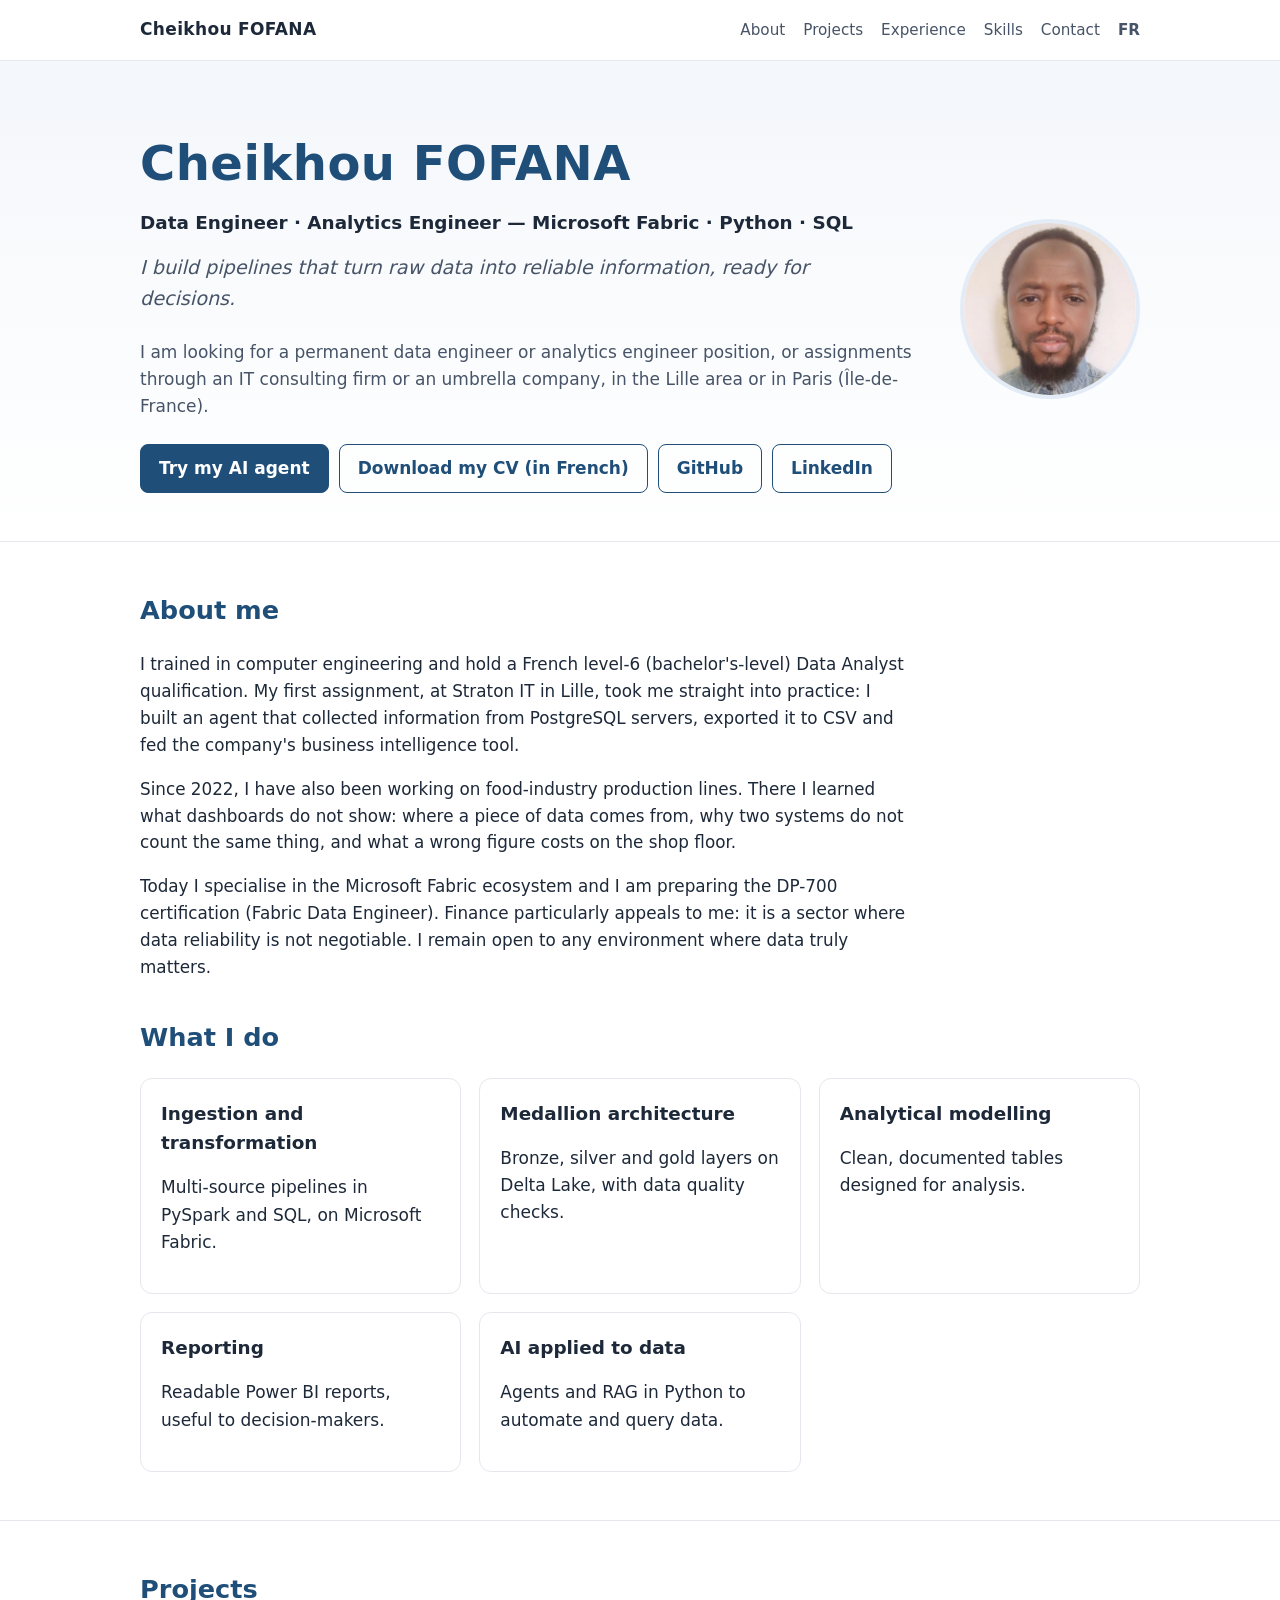
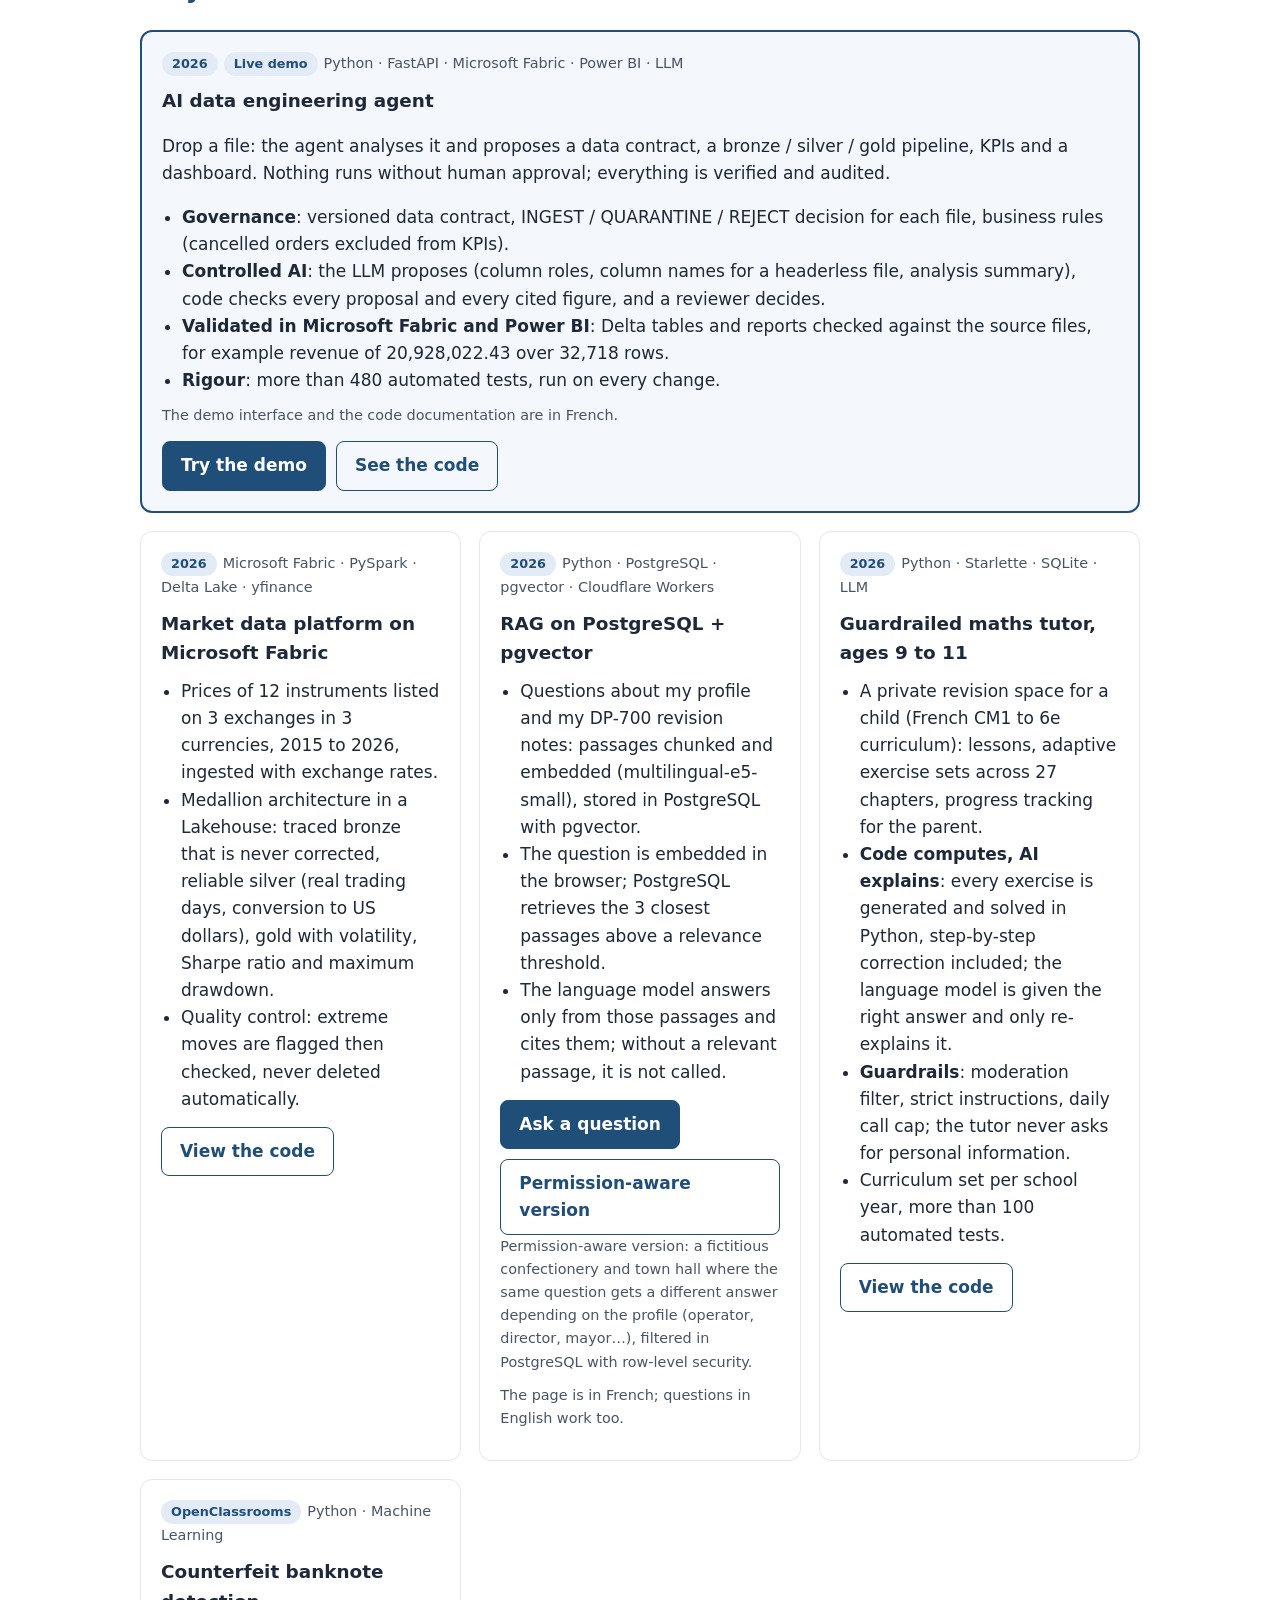
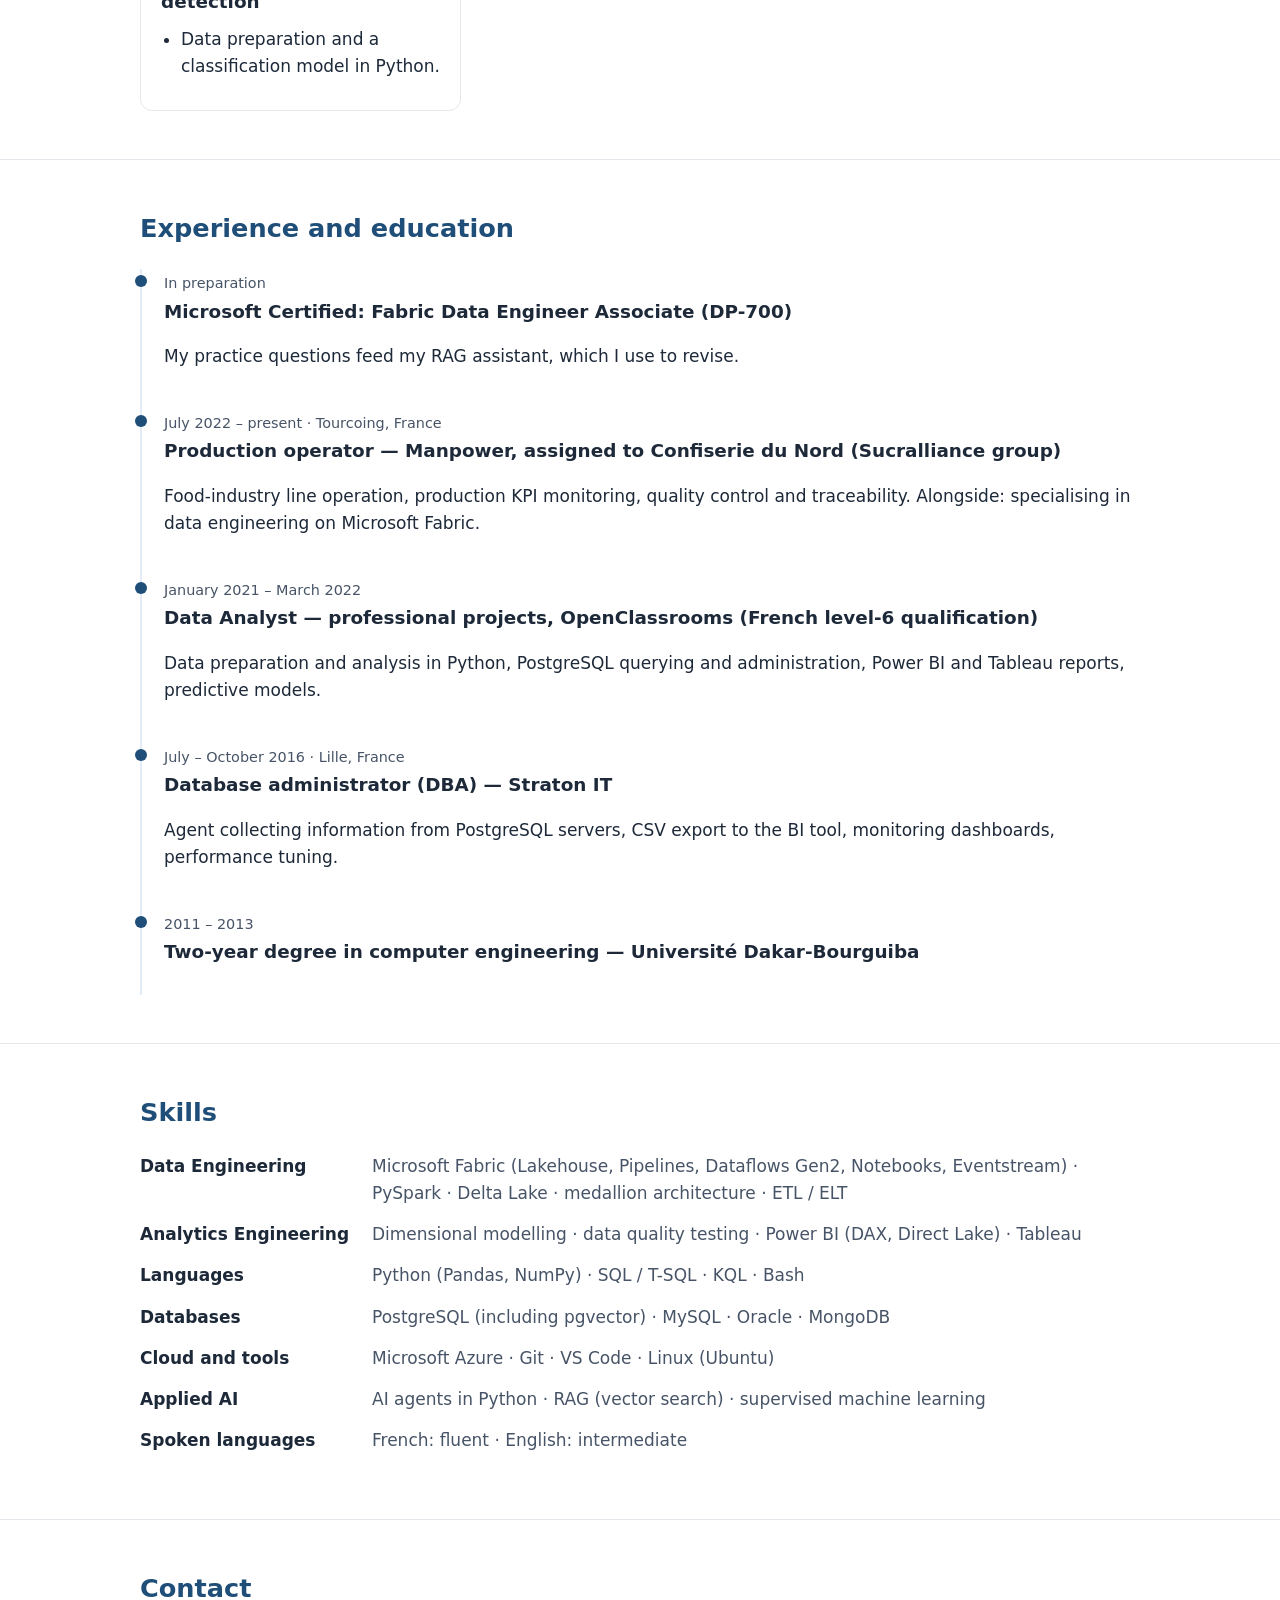
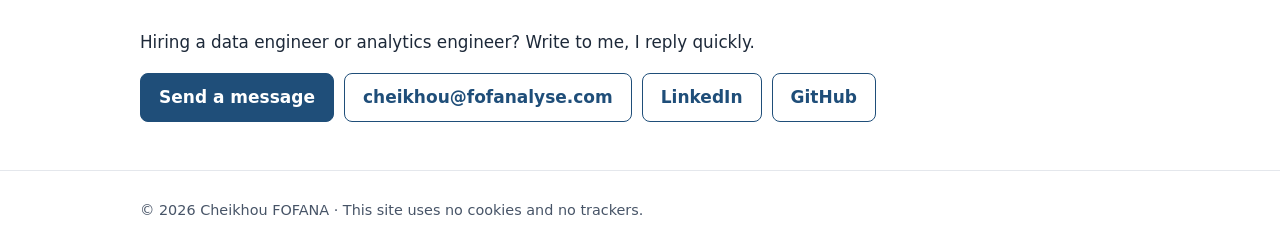
<file: www/en/index.html>
<!doctype html>
<html lang="en">
<head>
  <meta charset="utf-8">
  <meta name="viewport" content="width=device-width, initial-scale=1">
  <title>Cheikhou FOFANA · Data Engineer</title>
  <meta name="description" content="Cheikhou FOFANA, Data Engineer and Analytics Engineer: Microsoft Fabric, Python, SQL. Medallion pipelines, Power BI, AI agents and RAG.">
  <link rel="canonical" href="https://fofanalyse.com/en/">
  <link rel="alternate" hreflang="fr" href="https://fofanalyse.com/">
  <link rel="alternate" hreflang="en" href="https://fofanalyse.com/en/">
  <meta property="og:type" content="profile">
  <meta property="og:title" content="Cheikhou FOFANA · Data Engineer">
  <meta property="og:description" content="I build pipelines that turn raw data into reliable information, ready for decisions.">
  <meta property="og:url" content="https://fofanalyse.com/en/">
  <meta property="og:image" content="https://fofanalyse.com/assets/photo.jpg">
  <link rel="icon" href="../assets/favicon.svg" type="image/svg+xml">
  <link rel="stylesheet" href="../assets/style.css">
</head>
<body>
  <header class="site-header">
    <div class="wrap">
      <a class="brand" href="#top">Cheikhou FOFANA</a>
      <nav class="nav" aria-label="Main navigation">
        <a href="#about">About</a>
        <a href="#projects">Projects</a>
        <a href="#experience">Experience</a>
        <a href="#skills">Skills</a>
        <a href="contact.html">Contact</a>
        <a class="lang" href="../" hreflang="fr" lang="fr">FR</a>
      </nav>
    </div>
  </header>

  <main id="top">
    <section class="hero">
      <div class="wrap">
        <div>
          <h1>Cheikhou FOFANA</h1>
          <p class="title">Data Engineer · Analytics Engineer — Microsoft Fabric · Python · SQL</p>
          <p class="tagline">I build pipelines that turn raw data into reliable information, ready for decisions.</p>
          <p class="status">I am looking for a permanent data engineer or analytics engineer position, or assignments through an IT consulting firm or an umbrella company, in the Lille area or in Paris (Île-de-France).</p>
          <div class="buttons">
            <a class="button primary" href="https://demo.fofanalyse.com">Try my AI agent</a>
            <a class="button" href="../cv/CV_Cheikhou_Fofana_Data_Engineer.pdf">Download my CV (in French)</a>
            <a class="button" href="https://github.com/fofrbro">GitHub</a>
            <a class="button" href="https://www.linkedin.com/in/cheikhoufofana/">LinkedIn</a>
          </div>
        </div>
        <img class="photo" src="../assets/photo.jpg" alt="Cheikhou FOFANA" width="180" height="180">
      </div>
    </section>

    <section id="about">
      <div class="wrap">
        <h2>About me</h2>
        <p class="lead">I trained in computer engineering and hold a French level-6 (bachelor's-level) Data Analyst qualification. My first assignment, at Straton IT in Lille, took me straight into practice: I built an agent that collected information from PostgreSQL servers, exported it to CSV and fed the company's business intelligence tool.</p>
        <p class="lead">Since 2022, I have also been working on food-industry production lines. There I learned what dashboards do not show: where a piece of data comes from, why two systems do not count the same thing, and what a wrong figure costs on the shop floor.</p>
        <p class="lead">Today I specialise in the Microsoft Fabric ecosystem and I am preparing the DP-700 certification (Fabric Data Engineer). Finance particularly appeals to me: it is a sector where data reliability is not negotiable. I remain open to any environment where data truly matters.</p>

        <h2 class="spaced">What I do</h2>
        <div class="grid two">
          <div class="card"><h3>Ingestion and transformation</h3><p>Multi-source pipelines in PySpark and SQL, on Microsoft Fabric.</p></div>
          <div class="card"><h3>Medallion architecture</h3><p>Bronze, silver and gold layers on Delta Lake, with data quality checks.</p></div>
          <div class="card"><h3>Analytical modelling</h3><p>Clean, documented tables designed for analysis.</p></div>
          <div class="card"><h3>Reporting</h3><p>Readable Power BI reports, useful to decision-makers.</p></div>
          <div class="card"><h3>AI applied to data</h3><p>Agents and RAG in Python to automate and query data.</p></div>
        </div>
      </div>
    </section>

    <section id="projects">
      <div class="wrap">
        <h2>Projects</h2>
        <div class="grid two">
          <article class="card featured">
            <p class="meta"><span class="badge">2026</span><span class="badge">Live demo</span>Python · FastAPI · Microsoft Fabric · Power BI · LLM</p>
            <h3>AI data engineering agent</h3>
            <p>Drop a file: the agent analyses it and proposes a data contract, a bronze / silver / gold pipeline, KPIs and a dashboard. Nothing runs without human approval; everything is verified and audited.</p>
            <ul>
              <li><strong>Governance</strong>: versioned data contract, INGEST / QUARANTINE / REJECT decision for each file, business rules (cancelled orders excluded from KPIs).</li>
              <li><strong>Controlled AI</strong>: the LLM proposes (column roles, column names for a headerless file, analysis summary), code checks every proposal and every cited figure, and a reviewer decides.</li>
              <li><strong>Validated in Microsoft Fabric and Power BI</strong>: Delta tables and reports checked against the source files, for example revenue of 20,928,022.43 over 32,718 rows.</li>
              <li><strong>Rigour</strong>: more than 480 automated tests, run on every change.</li>
            </ul>
            <p class="meta">The demo interface and the code documentation are in French.</p>
            <div class="buttons">
              <a class="button primary" href="https://demo.fofanalyse.com">Try the demo</a>
              <a class="button" href="https://github.com/fofrbro/data-engineering-agent">See the code</a>
            </div>
          </article>

          <article class="card">
            <p class="meta"><span class="badge">2026</span>Microsoft Fabric · PySpark · Delta Lake · yfinance</p>
            <h3>Market data platform on Microsoft Fabric</h3>
            <ul>
              <li>Prices of 12 instruments listed on 3 exchanges in 3 currencies, 2015 to 2026, ingested with exchange rates.</li>
              <li>Medallion architecture in a Lakehouse: traced bronze that is never corrected, reliable silver (real trading days, conversion to US dollars), gold with volatility, Sharpe ratio and maximum drawdown.</li>
              <li>Quality control: extreme moves are flagged then checked, never deleted automatically.</li>
            </ul>
            <div class="buttons">
              <a class="button" href="https://github.com/fofrbro/finance-market-data">View the code</a>
            </div>
          </article>

          <article class="card">
            <p class="meta"><span class="badge">2026</span>Python · PostgreSQL · pgvector · Cloudflare Workers</p>
            <h3>RAG on PostgreSQL + pgvector</h3>
            <ul>
              <li>Questions about my profile and my DP-700 revision notes: passages chunked and embedded (multilingual-e5-small), stored in PostgreSQL with pgvector.</li>
              <li>The question is embedded in the browser; PostgreSQL retrieves the 3 closest passages above a relevance threshold.</li>
              <li>The language model answers only from those passages and cites them; without a relevant passage, it is not called.</li>
            </ul>
            <div class="buttons">
              <a class="button primary" href="../rag/">Ask a question</a>
              <a class="button" href="../acces/">Permission-aware version</a>
            </div>
            <p class="meta">Permission-aware version: a fictitious confectionery and town hall where the same question gets a different answer depending on the profile (operator, director, mayor…), filtered in PostgreSQL with row-level security.</p>
            <p class="meta">The page is in French; questions in English work too.</p>
          </article>

          <article class="card">
            <p class="meta"><span class="badge">2026</span>Python · Starlette · SQLite · LLM</p>
            <h3>Guardrailed maths tutor, ages 9 to 11</h3>
            <ul>
              <li>A private revision space for a child (French CM1 to 6e curriculum): lessons, adaptive exercise sets across 27 chapters, progress tracking for the parent.</li>
              <li><strong>Code computes, AI explains</strong>: every exercise is generated and solved in Python, step-by-step correction included; the language model is given the right answer and only re-explains it.</li>
              <li><strong>Guardrails</strong>: moderation filter, strict instructions, daily call cap; the tutor never asks for personal information.</li>
              <li>Curriculum set per school year, more than 100 automated tests.</li>
            </ul>
            <div class="buttons">
              <a class="button" href="https://github.com/fofrbro/fofanalyse-site/tree/main/ecole-service">View the code</a>
            </div>
          </article>

          <article class="card">
            <p class="meta"><span class="badge">OpenClassrooms</span>Python · Machine Learning</p>
            <h3>Counterfeit banknote detection</h3>
            <ul>
              <li>Data preparation and a classification model in Python.</li>
            </ul>
          </article>
        </div>
      </div>
    </section>

    <section id="experience">
      <div class="wrap">
        <h2>Experience and education</h2>
        <ol class="timeline">
          <li>
            <span class="when">In preparation</span>
            <h3>Microsoft Certified: Fabric Data Engineer Associate (DP-700)</h3>
            <p>My practice questions feed my RAG assistant, which I use to revise.</p>
          </li>
          <li>
            <span class="when">July 2022 – present · Tourcoing, France</span>
            <h3>Production operator — Manpower, assigned to Confiserie du Nord (Sucralliance group)</h3>
            <p>Food-industry line operation, production KPI monitoring, quality control and traceability. Alongside: specialising in data engineering on Microsoft Fabric.</p>
          </li>
          <li>
            <span class="when">January 2021 – March 2022</span>
            <h3>Data Analyst — professional projects, OpenClassrooms (French level-6 qualification)</h3>
            <p>Data preparation and analysis in Python, PostgreSQL querying and administration, Power BI and Tableau reports, predictive models.</p>
          </li>
          <li>
            <span class="when">July – October 2016 · Lille, France</span>
            <h3>Database administrator (DBA) — Straton IT</h3>
            <p>Agent collecting information from PostgreSQL servers, CSV export to the BI tool, monitoring dashboards, performance tuning.</p>
          </li>
          <li>
            <span class="when">2011 – 2013</span>
            <h3>Two-year degree in computer engineering — Université Dakar-Bourguiba</h3>
          </li>
        </ol>
      </div>
    </section>

    <section id="skills">
      <div class="wrap">
        <h2>Skills</h2>
        <dl class="skills">
          <div><dt>Data Engineering</dt><dd>Microsoft Fabric (Lakehouse, Pipelines, Dataflows Gen2, Notebooks, Eventstream) · PySpark · Delta Lake · medallion architecture · ETL / ELT</dd></div>
          <div><dt>Analytics Engineering</dt><dd>Dimensional modelling · data quality testing · Power BI (DAX, Direct Lake) · Tableau</dd></div>
          <div><dt>Languages</dt><dd>Python (Pandas, NumPy) · SQL / T-SQL · KQL · Bash</dd></div>
          <div><dt>Databases</dt><dd>PostgreSQL (including pgvector) · MySQL · Oracle · MongoDB</dd></div>
          <div><dt>Cloud and tools</dt><dd>Microsoft Azure · Git · VS Code · Linux (Ubuntu)</dd></div>
          <div><dt>Applied AI</dt><dd>AI agents in Python · RAG (vector search) · supervised machine learning</dd></div>
          <div><dt>Spoken languages</dt><dd>French: fluent · English: intermediate</dd></div>
        </dl>
      </div>
    </section>

    <section id="contact">
      <div class="wrap">
        <h2>Contact</h2>
        <p class="lead">Hiring a data engineer or analytics engineer? Write to me, I reply quickly.</p>
        <div class="buttons">
          <a class="button primary" href="contact.html">Send a message</a>
          <a class="button" href="mailto:cheikhou@fofanalyse.com">cheikhou@fofanalyse.com</a>
          <a class="button" href="https://www.linkedin.com/in/cheikhoufofana/">LinkedIn</a>
          <a class="button" href="https://github.com/fofrbro">GitHub</a>
        </div>
      </div>
    </section>
  </main>

  <footer class="site-footer">
    <div class="wrap">© 2026 Cheikhou FOFANA · This site uses no cookies and no trackers.</div>
  </footer>
</body>
</html>
</file>
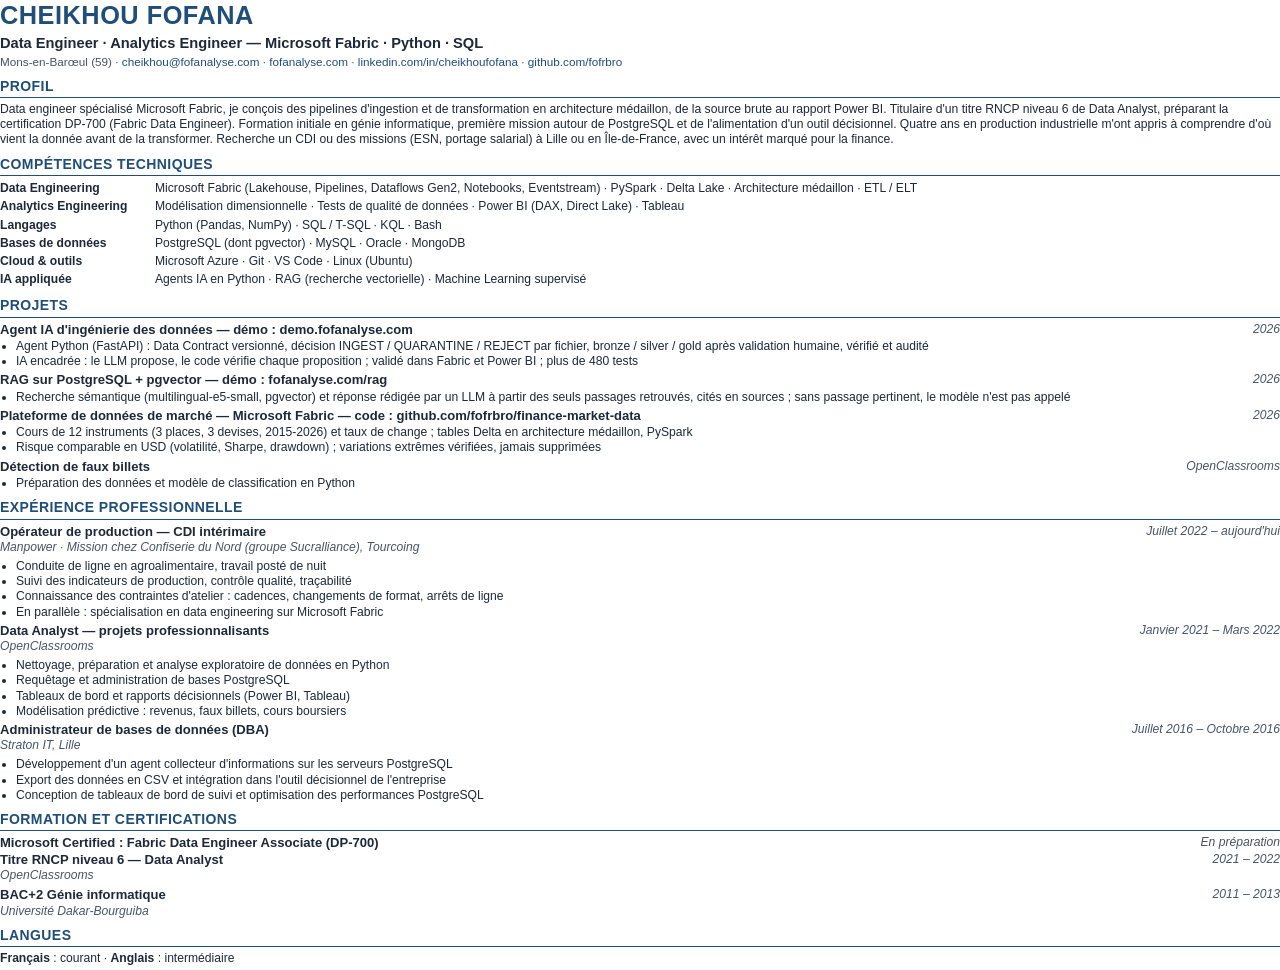
<file: cv-source/cv.html>
<!doctype html>
<html lang="fr">
<head>
  <meta charset="utf-8">
  <title>CV — Cheikhou FOFANA — Data Engineer</title>
  <!-- Source du PDF publié sur le site : CV à jour, sans numéro de téléphone.
       Régénérer le PDF : voir README.md. -->
  <style>
    @page { size: A4; margin: 9mm 13mm; }
    * { box-sizing: border-box; }
    body { font-family: "Segoe UI", Calibri, Arial, sans-serif; color: #1d2939; font-size: 9.1pt; line-height: 1.25; margin: 0; }
    h1 { color: #1f4e79; font-size: 19pt; margin: 0; letter-spacing: 0.02em; }
    .title { font-weight: 700; font-size: 11pt; margin: 2px 0 3px; }
    .contact { color: #475467; font-size: 8.8pt; }
    .contact a { color: #1f4e79; text-decoration: none; }
    h2 { color: #1f4e79; font-size: 10.5pt; margin: 8px 0 4px; padding-bottom: 2px; border-bottom: 1px solid #1f4e79; text-transform: uppercase; letter-spacing: 0.03em; }
    p { margin: 0 0 4px; }
    ul { margin: 1px 0 3px; padding-left: 16px; }
    li { margin: 0; }
    .row { display: flex; justify-content: space-between; gap: 12px; }
    .row strong { font-size: 9.8pt; }
    .when { color: #475467; font-style: italic; white-space: nowrap; }
    .org { color: #475467; font-style: italic; }
    table.skills { border-collapse: collapse; width: 100%; }
    table.skills th { text-align: left; vertical-align: top; width: 155px; padding: 1px 8px 2px 0; }
    table.skills td { padding: 1px 0 2px; }
    .entry { margin-bottom: 3px; }
  </style>
</head>
<body>
  <h1>CHEIKHOU FOFANA</h1>
  <p class="title">Data Engineer · Analytics Engineer — Microsoft Fabric · Python · SQL</p>
  <p class="contact">Mons-en-Barœul (59) · <a href="mailto:cheikhou@fofanalyse.com">cheikhou@fofanalyse.com</a> · <a href="https://fofanalyse.com">fofanalyse.com</a> · <a href="https://www.linkedin.com/in/cheikhoufofana/">linkedin.com/in/cheikhoufofana</a> · <a href="https://github.com/fofrbro">github.com/fofrbro</a></p>

  <h2>Profil</h2>
  <p>Data engineer spécialisé Microsoft Fabric, je conçois des pipelines d'ingestion et de transformation en architecture médaillon, de la source brute au rapport Power BI. Titulaire d'un titre RNCP niveau 6 de Data Analyst, préparant la certification DP-700 (Fabric Data Engineer). Formation initiale en génie informatique, première mission autour de PostgreSQL et de l'alimentation d'un outil décisionnel. Quatre ans en production industrielle m'ont appris à comprendre d'où vient la donnée avant de la transformer. Recherche un CDI ou des missions (ESN, portage salarial) à Lille ou en Île-de-France, avec un intérêt marqué pour la finance.</p>

  <h2>Compétences techniques</h2>
  <table class="skills">
    <tr><th>Data Engineering</th><td>Microsoft Fabric (Lakehouse, Pipelines, Dataflows Gen2, Notebooks, Eventstream) · PySpark · Delta Lake · Architecture médaillon · ETL / ELT</td></tr>
    <tr><th>Analytics Engineering</th><td>Modélisation dimensionnelle · Tests de qualité de données · Power BI (DAX, Direct Lake) · Tableau</td></tr>
    <tr><th>Langages</th><td>Python (Pandas, NumPy) · SQL / T-SQL · KQL · Bash</td></tr>
    <tr><th>Bases de données</th><td>PostgreSQL (dont pgvector) · MySQL · Oracle · MongoDB</td></tr>
    <tr><th>Cloud &amp; outils</th><td>Microsoft Azure · Git · VS Code · Linux (Ubuntu)</td></tr>
    <tr><th>IA appliquée</th><td>Agents IA en Python · RAG (recherche vectorielle) · Machine Learning supervisé</td></tr>
  </table>

  <h2>Projets</h2>
  <div class="entry">
    <div class="row"><strong>Agent IA d'ingénierie des données — démo : demo.fofanalyse.com</strong><span class="when">2026</span></div>
    <ul>
      <li>Agent Python (FastAPI) : Data Contract versionné, décision INGEST / QUARANTINE / REJECT par fichier, bronze / silver / gold après validation humaine, vérifié et audité</li>
      <li>IA encadrée : le LLM propose, le code vérifie chaque proposition ; validé dans Fabric et Power BI ; plus de 480 tests</li>
    </ul>
  </div>
  <div class="entry">
    <div class="row"><strong>RAG sur PostgreSQL + pgvector — démo : fofanalyse.com/rag</strong><span class="when">2026</span></div>
    <ul>
      <li>Recherche sémantique (multilingual-e5-small, pgvector) et réponse rédigée par un LLM à partir des seuls passages retrouvés, cités en sources ; sans passage pertinent, le modèle n'est pas appelé</li>
    </ul>
  </div>
  <div class="entry">
    <div class="row"><strong>Plateforme de données de marché — Microsoft Fabric — code : github.com/fofrbro/finance-market-data</strong><span class="when">2026</span></div>
    <ul>
      <li>Cours de 12 instruments (3 places, 3 devises, 2015-2026) et taux de change ; tables Delta en architecture médaillon, PySpark</li>
      <li>Risque comparable en USD (volatilité, Sharpe, drawdown) ; variations extrêmes vérifiées, jamais supprimées</li>
    </ul>
  </div>
  <div class="entry">
    <div class="row"><strong>Détection de faux billets</strong><span class="when">OpenClassrooms</span></div>
    <ul>
      <li>Préparation des données et modèle de classification en Python</li>
    </ul>
  </div>

  <h2>Expérience professionnelle</h2>
  <div class="entry">
    <div class="row"><strong>Opérateur de production — CDI intérimaire</strong><span class="when">Juillet 2022 – aujourd'hui</span></div>
    <p class="org">Manpower · Mission chez Confiserie du Nord (groupe Sucralliance), Tourcoing</p>
    <ul>
      <li>Conduite de ligne en agroalimentaire, travail posté de nuit</li>
      <li>Suivi des indicateurs de production, contrôle qualité, traçabilité</li>
      <li>Connaissance des contraintes d'atelier : cadences, changements de format, arrêts de ligne</li>
      <li>En parallèle : spécialisation en data engineering sur Microsoft Fabric</li>
    </ul>
  </div>
  <div class="entry">
    <div class="row"><strong>Data Analyst — projets professionnalisants</strong><span class="when">Janvier 2021 – Mars 2022</span></div>
    <p class="org">OpenClassrooms</p>
    <ul>
      <li>Nettoyage, préparation et analyse exploratoire de données en Python</li>
      <li>Requêtage et administration de bases PostgreSQL</li>
      <li>Tableaux de bord et rapports décisionnels (Power BI, Tableau)</li>
      <li>Modélisation prédictive : revenus, faux billets, cours boursiers</li>
    </ul>
  </div>
  <div class="entry">
    <div class="row"><strong>Administrateur de bases de données (DBA)</strong><span class="when">Juillet 2016 – Octobre 2016</span></div>
    <p class="org">Straton IT, Lille</p>
    <ul>
      <li>Développement d'un agent collecteur d'informations sur les serveurs PostgreSQL</li>
      <li>Export des données en CSV et intégration dans l'outil décisionnel de l'entreprise</li>
      <li>Conception de tableaux de bord de suivi et optimisation des performances PostgreSQL</li>
    </ul>
  </div>

  <h2>Formation et certifications</h2>
  <div class="row"><strong>Microsoft Certified : Fabric Data Engineer Associate (DP-700)</strong><span class="when">En préparation</span></div>
  <div class="row"><strong>Titre RNCP niveau 6 — Data Analyst</strong><span class="when">2021 – 2022</span></div>
  <p class="org">OpenClassrooms</p>
  <div class="row"><strong>BAC+2 Génie informatique</strong><span class="when">2011 – 2013</span></div>
  <p class="org">Université Dakar-Bourguiba</p>

  <h2>Langues</h2>
  <p><strong>Français</strong> : courant · <strong>Anglais</strong> : intermédiaire</p>
</body>
</html>
</file>
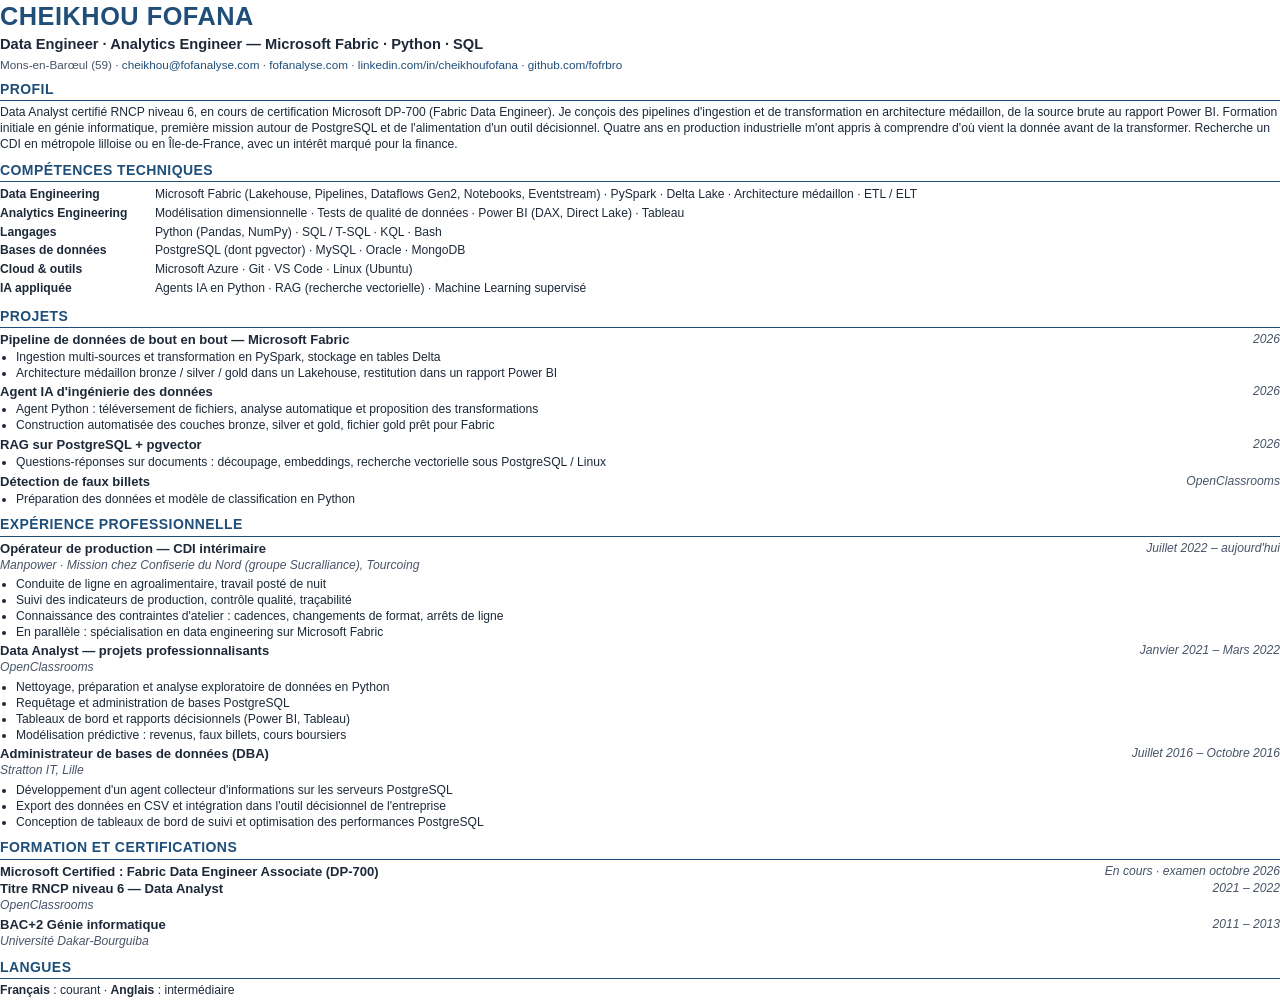
<file: cv/cv.html>
<!doctype html>
<html lang="fr">
<head>
  <meta charset="utf-8">
  <title>CV — Cheikhou FOFANA — Data Engineer</title>
  <!-- Source du PDF publié sur le site : CV à jour, sans numéro de téléphone.
       Régénérer le PDF : voir README.md. -->
  <style>
    @page { size: A4; margin: 9mm 13mm; }
    * { box-sizing: border-box; }
    body { font-family: "Segoe UI", Calibri, Arial, sans-serif; color: #1d2939; font-size: 9.1pt; line-height: 1.3; margin: 0; }
    h1 { color: #1f4e79; font-size: 19pt; margin: 0; letter-spacing: 0.02em; }
    .title { font-weight: 700; font-size: 11pt; margin: 2px 0 3px; }
    .contact { color: #475467; font-size: 8.8pt; }
    .contact a { color: #1f4e79; text-decoration: none; }
    h2 { color: #1f4e79; font-size: 10.5pt; margin: 8px 0 4px; padding-bottom: 2px; border-bottom: 1px solid #1f4e79; text-transform: uppercase; letter-spacing: 0.03em; }
    p { margin: 0 0 4px; }
    ul { margin: 1px 0 3px; padding-left: 16px; }
    li { margin: 0; }
    .row { display: flex; justify-content: space-between; gap: 12px; }
    .row strong { font-size: 9.8pt; }
    .when { color: #475467; font-style: italic; white-space: nowrap; }
    .org { color: #475467; font-style: italic; }
    table.skills { border-collapse: collapse; width: 100%; }
    table.skills th { text-align: left; vertical-align: top; width: 155px; padding: 1px 8px 2px 0; }
    table.skills td { padding: 1px 0 2px; }
    .entry { margin-bottom: 3px; }
  </style>
</head>
<body>
  <h1>CHEIKHOU FOFANA</h1>
  <p class="title">Data Engineer · Analytics Engineer — Microsoft Fabric · Python · SQL</p>
  <p class="contact">Mons-en-Barœul (59) · <a href="mailto:cheikhou@fofanalyse.com">cheikhou@fofanalyse.com</a> · <a href="https://fofanalyse.com">fofanalyse.com</a> · <a href="https://www.linkedin.com/in/cheikhoufofana/">linkedin.com/in/cheikhoufofana</a> · <a href="https://github.com/fofrbro">github.com/fofrbro</a></p>

  <h2>Profil</h2>
  <p>Data Analyst certifié RNCP niveau 6, en cours de certification Microsoft DP-700 (Fabric Data Engineer). Je conçois des pipelines d'ingestion et de transformation en architecture médaillon, de la source brute au rapport Power BI. Formation initiale en génie informatique, première mission autour de PostgreSQL et de l'alimentation d'un outil décisionnel. Quatre ans en production industrielle m'ont appris à comprendre d'où vient la donnée avant de la transformer. Recherche un CDI en métropole lilloise ou en Île-de-France, avec un intérêt marqué pour la finance.</p>

  <h2>Compétences techniques</h2>
  <table class="skills">
    <tr><th>Data Engineering</th><td>Microsoft Fabric (Lakehouse, Pipelines, Dataflows Gen2, Notebooks, Eventstream) · PySpark · Delta Lake · Architecture médaillon · ETL / ELT</td></tr>
    <tr><th>Analytics Engineering</th><td>Modélisation dimensionnelle · Tests de qualité de données · Power BI (DAX, Direct Lake) · Tableau</td></tr>
    <tr><th>Langages</th><td>Python (Pandas, NumPy) · SQL / T-SQL · KQL · Bash</td></tr>
    <tr><th>Bases de données</th><td>PostgreSQL (dont pgvector) · MySQL · Oracle · MongoDB</td></tr>
    <tr><th>Cloud &amp; outils</th><td>Microsoft Azure · Git · VS Code · Linux (Ubuntu)</td></tr>
    <tr><th>IA appliquée</th><td>Agents IA en Python · RAG (recherche vectorielle) · Machine Learning supervisé</td></tr>
  </table>

  <h2>Projets</h2>
  <div class="entry">
    <div class="row"><strong>Pipeline de données de bout en bout — Microsoft Fabric</strong><span class="when">2026</span></div>
    <ul>
      <li>Ingestion multi-sources et transformation en PySpark, stockage en tables Delta</li>
      <li>Architecture médaillon bronze / silver / gold dans un Lakehouse, restitution dans un rapport Power BI</li>
    </ul>
  </div>
  <div class="entry">
    <div class="row"><strong>Agent IA d'ingénierie des données</strong><span class="when">2026</span></div>
    <ul>
      <li>Agent Python : téléversement de fichiers, analyse automatique et proposition des transformations</li>
      <li>Construction automatisée des couches bronze, silver et gold, fichier gold prêt pour Fabric</li>
    </ul>
  </div>
  <div class="entry">
    <div class="row"><strong>RAG sur PostgreSQL + pgvector</strong><span class="when">2026</span></div>
    <ul>
      <li>Questions-réponses sur documents : découpage, embeddings, recherche vectorielle sous PostgreSQL / Linux</li>
    </ul>
  </div>
  <div class="entry">
    <div class="row"><strong>Détection de faux billets</strong><span class="when">OpenClassrooms</span></div>
    <ul>
      <li>Préparation des données et modèle de classification en Python</li>
    </ul>
  </div>

  <h2>Expérience professionnelle</h2>
  <div class="entry">
    <div class="row"><strong>Opérateur de production — CDI intérimaire</strong><span class="when">Juillet 2022 – aujourd'hui</span></div>
    <p class="org">Manpower · Mission chez Confiserie du Nord (groupe Sucralliance), Tourcoing</p>
    <ul>
      <li>Conduite de ligne en agroalimentaire, travail posté de nuit</li>
      <li>Suivi des indicateurs de production, contrôle qualité, traçabilité</li>
      <li>Connaissance des contraintes d'atelier : cadences, changements de format, arrêts de ligne</li>
      <li>En parallèle : spécialisation en data engineering sur Microsoft Fabric</li>
    </ul>
  </div>
  <div class="entry">
    <div class="row"><strong>Data Analyst — projets professionnalisants</strong><span class="when">Janvier 2021 – Mars 2022</span></div>
    <p class="org">OpenClassrooms</p>
    <ul>
      <li>Nettoyage, préparation et analyse exploratoire de données en Python</li>
      <li>Requêtage et administration de bases PostgreSQL</li>
      <li>Tableaux de bord et rapports décisionnels (Power BI, Tableau)</li>
      <li>Modélisation prédictive : revenus, faux billets, cours boursiers</li>
    </ul>
  </div>
  <div class="entry">
    <div class="row"><strong>Administrateur de bases de données (DBA)</strong><span class="when">Juillet 2016 – Octobre 2016</span></div>
    <p class="org">Stratton IT, Lille</p>
    <ul>
      <li>Développement d'un agent collecteur d'informations sur les serveurs PostgreSQL</li>
      <li>Export des données en CSV et intégration dans l'outil décisionnel de l'entreprise</li>
      <li>Conception de tableaux de bord de suivi et optimisation des performances PostgreSQL</li>
    </ul>
  </div>

  <h2>Formation et certifications</h2>
  <div class="row"><strong>Microsoft Certified : Fabric Data Engineer Associate (DP-700)</strong><span class="when">En cours · examen octobre 2026</span></div>
  <div class="row"><strong>Titre RNCP niveau 6 — Data Analyst</strong><span class="when">2021 – 2022</span></div>
  <p class="org">OpenClassrooms</p>
  <div class="row"><strong>BAC+2 Génie informatique</strong><span class="when">2011 – 2013</span></div>
  <p class="org">Université Dakar-Bourguiba</p>

  <h2>Langues</h2>
  <p><strong>Français</strong> : courant · <strong>Anglais</strong> : intermédiaire</p>
</body>
</html>
</file>
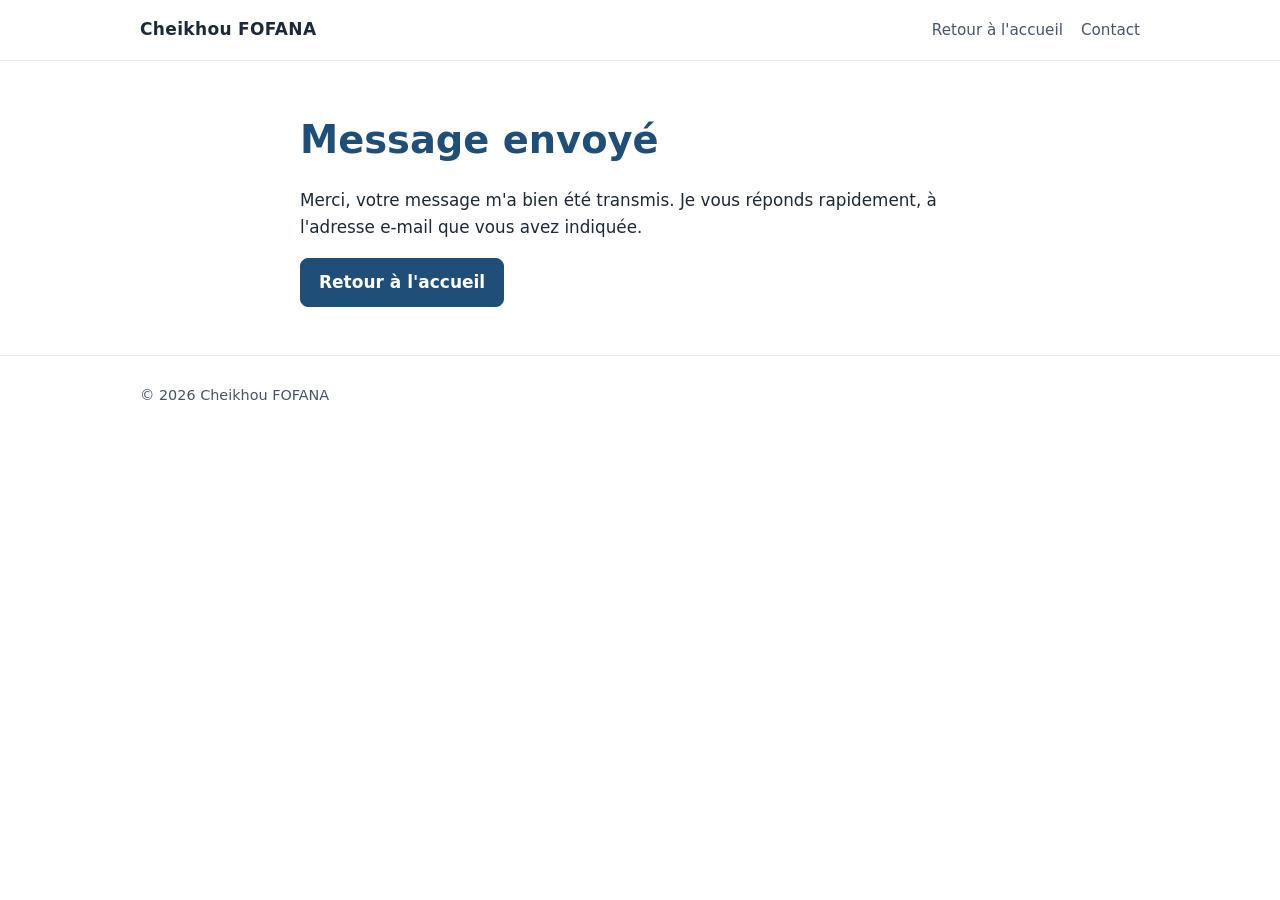
<file: www/contact-envoye.html>
<!doctype html>
<html lang="fr">
<head>
  <meta charset="utf-8">
  <meta name="viewport" content="width=device-width, initial-scale=1">
  <meta name="robots" content="noindex">
  <title>Message envoyé · Cheikhou FOFANA</title>
  <link rel="icon" href="assets/favicon.svg" type="image/svg+xml">
  <link rel="stylesheet" href="assets/style.css">
</head>
<body>
  <header class="site-header">
    <div class="wrap">
      <a class="brand" href="./">Cheikhou FOFANA</a>
      <nav class="nav" aria-label="Navigation principale">
        <a href="./">Retour à l'accueil</a>
        <a href="contact.html">Contact</a>
      </nav>
    </div>
  </header>

  <main>
    <section>
      <div class="wrap narrow">
        <h1 class="page-title">Message envoyé</h1>
        <p class="lead">Merci, votre message m'a bien été transmis. Je vous réponds rapidement, à l'adresse e-mail que vous avez indiquée.</p>
        <div class="buttons">
          <a class="button primary" href="./">Retour à l'accueil</a>
        </div>
      </div>
    </section>
  </main>

  <footer class="site-footer">
    <div class="wrap">© 2026 Cheikhou FOFANA</div>
  </footer>
</body>
</html>
</file>
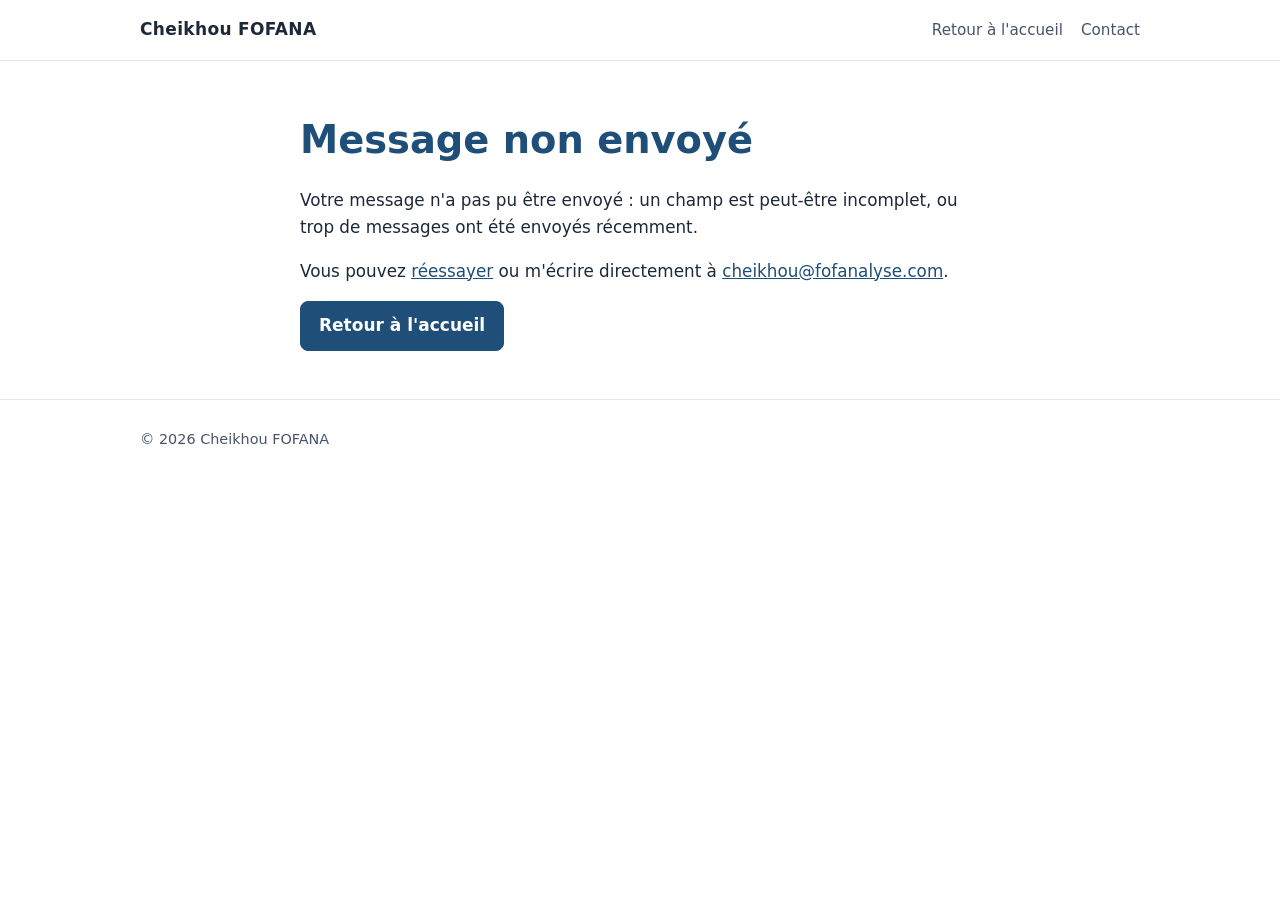
<file: www/contact-erreur.html>
<!doctype html>
<html lang="fr">
<head>
  <meta charset="utf-8">
  <meta name="viewport" content="width=device-width, initial-scale=1">
  <meta name="robots" content="noindex">
  <title>Message non envoyé · Cheikhou FOFANA</title>
  <link rel="icon" href="assets/favicon.svg" type="image/svg+xml">
  <link rel="stylesheet" href="assets/style.css">
</head>
<body>
  <header class="site-header">
    <div class="wrap">
      <a class="brand" href="./">Cheikhou FOFANA</a>
      <nav class="nav" aria-label="Navigation principale">
        <a href="./">Retour à l'accueil</a>
        <a href="contact.html">Contact</a>
      </nav>
    </div>
  </header>

  <main>
    <section>
      <div class="wrap narrow">
        <h1 class="page-title">Message non envoyé</h1>
        <p class="lead">Votre message n'a pas pu être envoyé : un champ est peut-être incomplet, ou trop de messages ont été envoyés récemment.</p>
        <p class="lead">Vous pouvez <a href="contact.html">réessayer</a> ou m'écrire directement à <a href="mailto:cheikhou@fofanalyse.com">cheikhou@fofanalyse.com</a>.</p>
        <div class="buttons">
          <a class="button primary" href="./">Retour à l'accueil</a>
        </div>
      </div>
    </section>
  </main>

  <footer class="site-footer">
    <div class="wrap">© 2026 Cheikhou FOFANA</div>
  </footer>
</body>
</html>
</file>
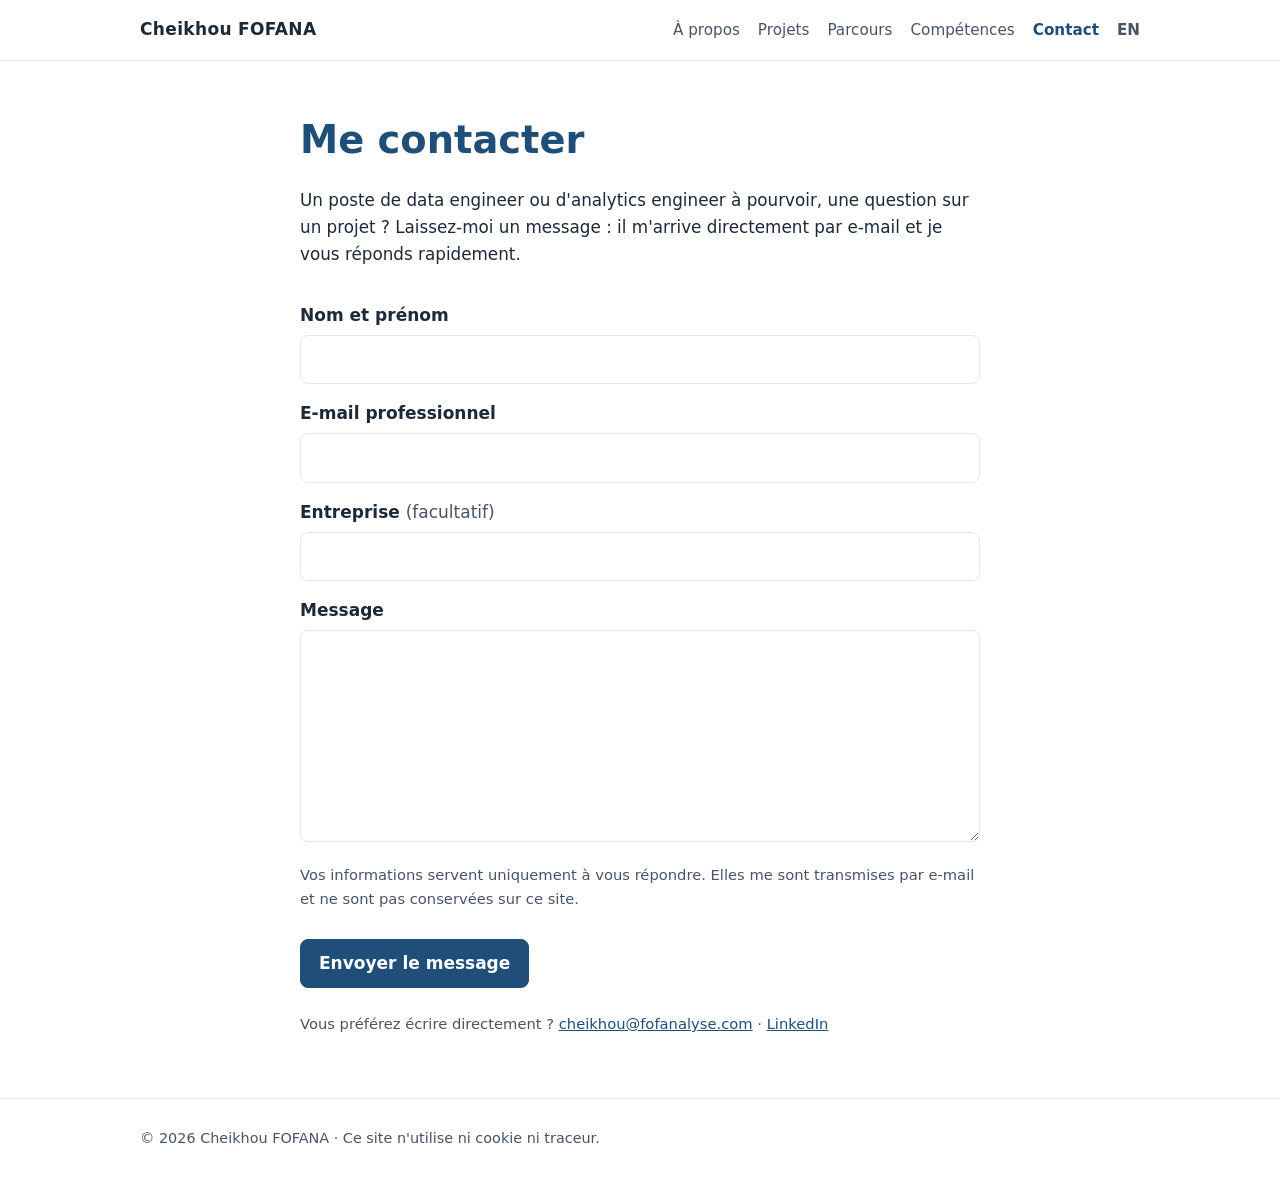
<file: www/contact.html>
<!doctype html>
<html lang="fr">
<head>
  <meta charset="utf-8">
  <meta name="viewport" content="width=device-width, initial-scale=1">
  <title>Contact · Cheikhou FOFANA</title>
  <meta name="description" content="Contacter Cheikhou FOFANA, Data Engineer et Analytics Engineer.">
  <link rel="canonical" href="https://fofanalyse.com/contact.html">
  <link rel="alternate" hreflang="fr" href="https://fofanalyse.com/contact.html">
  <link rel="alternate" hreflang="en" href="https://fofanalyse.com/en/contact.html">
  <link rel="icon" href="assets/favicon.svg" type="image/svg+xml">
  <link rel="stylesheet" href="assets/style.css">
</head>
<body>
  <header class="site-header">
    <div class="wrap">
      <a class="brand" href="./">Cheikhou FOFANA</a>
      <nav class="nav" aria-label="Navigation principale">
        <a href="./#apropos">À propos</a>
        <a href="./#projets">Projets</a>
        <a href="./#parcours">Parcours</a>
        <a href="./#competences">Compétences</a>
        <a href="contact.html" aria-current="page">Contact</a>
        <a class="lang" href="en/contact.html" hreflang="en" lang="en">EN</a>
      </nav>
    </div>
  </header>

  <main>
    <section>
      <div class="wrap narrow">
        <h1 class="page-title">Me contacter</h1>
        <p class="lead">Un poste de data engineer ou d'analytics engineer à pourvoir, une question sur un projet ? Laissez-moi un message : il m'arrive directement par e-mail et je vous réponds rapidement.</p>

        <form class="contact-form" method="post" action="/api/contact">
          <input type="hidden" name="lang" value="fr">

          <label for="name">Nom et prénom</label>
          <input id="name" name="name" type="text" autocomplete="name" required maxlength="100">

          <label for="email">E-mail professionnel</label>
          <input id="email" name="email" type="email" autocomplete="email" required maxlength="200">

          <label for="company">Entreprise <span class="optional">(facultatif)</span></label>
          <input id="company" name="company" type="text" autocomplete="organization" maxlength="120">

          <label for="message">Message</label>
          <textarea id="message" name="message" rows="7" required minlength="10" maxlength="5000"></textarea>

          <!-- Champ piège : invisible pour un humain, rempli par les robots. -->
          <div class="hp" aria-hidden="true">
            <label for="website">Ne pas remplir</label>
            <input id="website" name="website" type="text" tabindex="-1" autocomplete="off">
          </div>

          <p class="privacy">Vos informations servent uniquement à vous répondre. Elles me sont transmises par e-mail et ne sont pas conservées sur ce site.</p>

          <button class="button primary" type="submit">Envoyer le message</button>
        </form>

        <p class="alt-contact">Vous préférez écrire directement ? <a href="mailto:cheikhou@fofanalyse.com">cheikhou@fofanalyse.com</a> · <a href="https://www.linkedin.com/in/cheikhoufofana/">LinkedIn</a></p>
      </div>
    </section>
  </main>

  <footer class="site-footer">
    <div class="wrap">© 2026 Cheikhou FOFANA · Ce site n'utilise ni cookie ni traceur.</div>
  </footer>
</body>
</html>
</file>
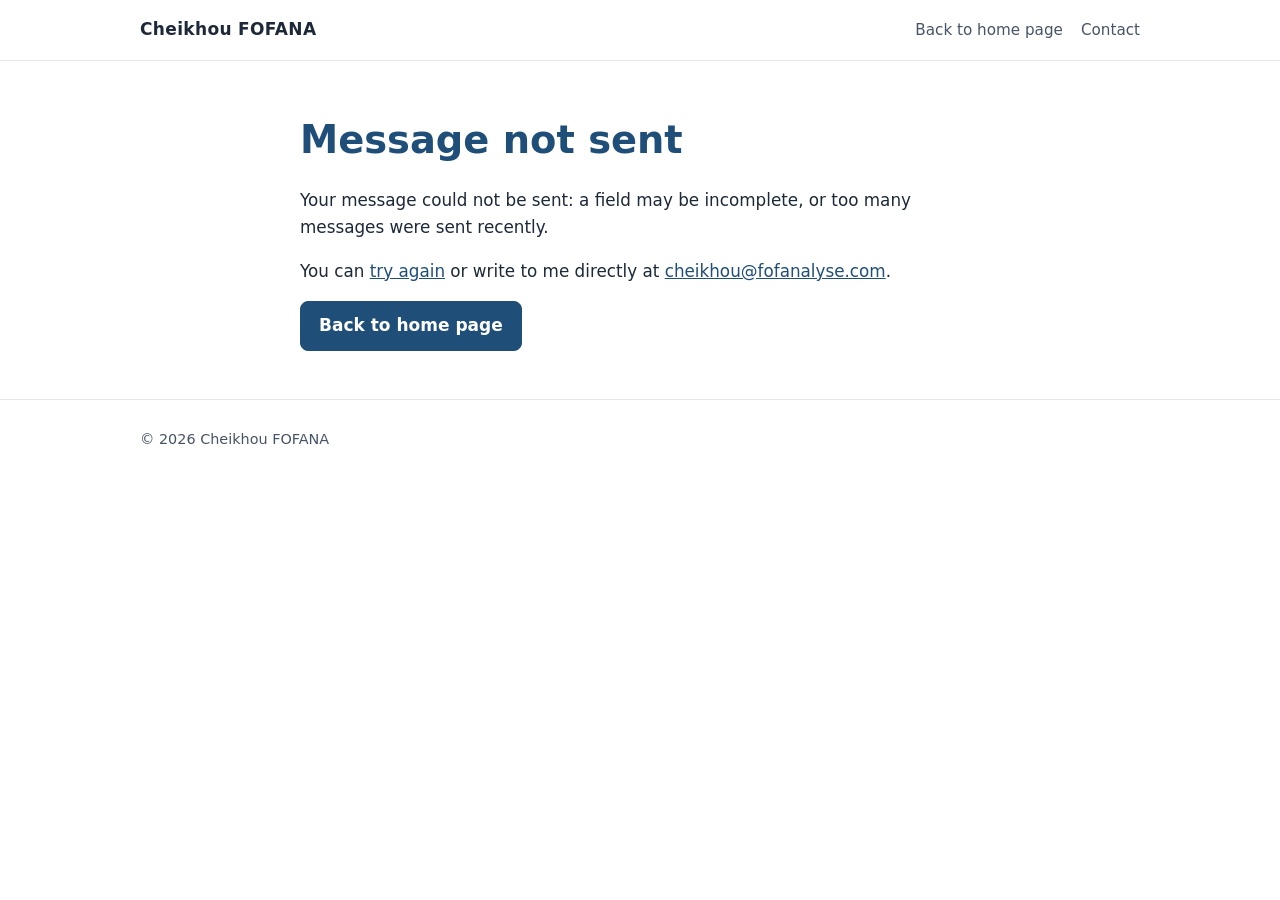
<file: www/en/contact-error.html>
<!doctype html>
<html lang="en">
<head>
  <meta charset="utf-8">
  <meta name="viewport" content="width=device-width, initial-scale=1">
  <meta name="robots" content="noindex">
  <title>Message not sent · Cheikhou FOFANA</title>
  <link rel="icon" href="../assets/favicon.svg" type="image/svg+xml">
  <link rel="stylesheet" href="../assets/style.css">
</head>
<body>
  <header class="site-header">
    <div class="wrap">
      <a class="brand" href="./">Cheikhou FOFANA</a>
      <nav class="nav" aria-label="Main navigation">
        <a href="./">Back to home page</a>
        <a href="contact.html">Contact</a>
      </nav>
    </div>
  </header>

  <main>
    <section>
      <div class="wrap narrow">
        <h1 class="page-title">Message not sent</h1>
        <p class="lead">Your message could not be sent: a field may be incomplete, or too many messages were sent recently.</p>
        <p class="lead">You can <a href="contact.html">try again</a> or write to me directly at <a href="mailto:cheikhou@fofanalyse.com">cheikhou@fofanalyse.com</a>.</p>
        <div class="buttons">
          <a class="button primary" href="./">Back to home page</a>
        </div>
      </div>
    </section>
  </main>

  <footer class="site-footer">
    <div class="wrap">© 2026 Cheikhou FOFANA</div>
  </footer>
</body>
</html>
</file>
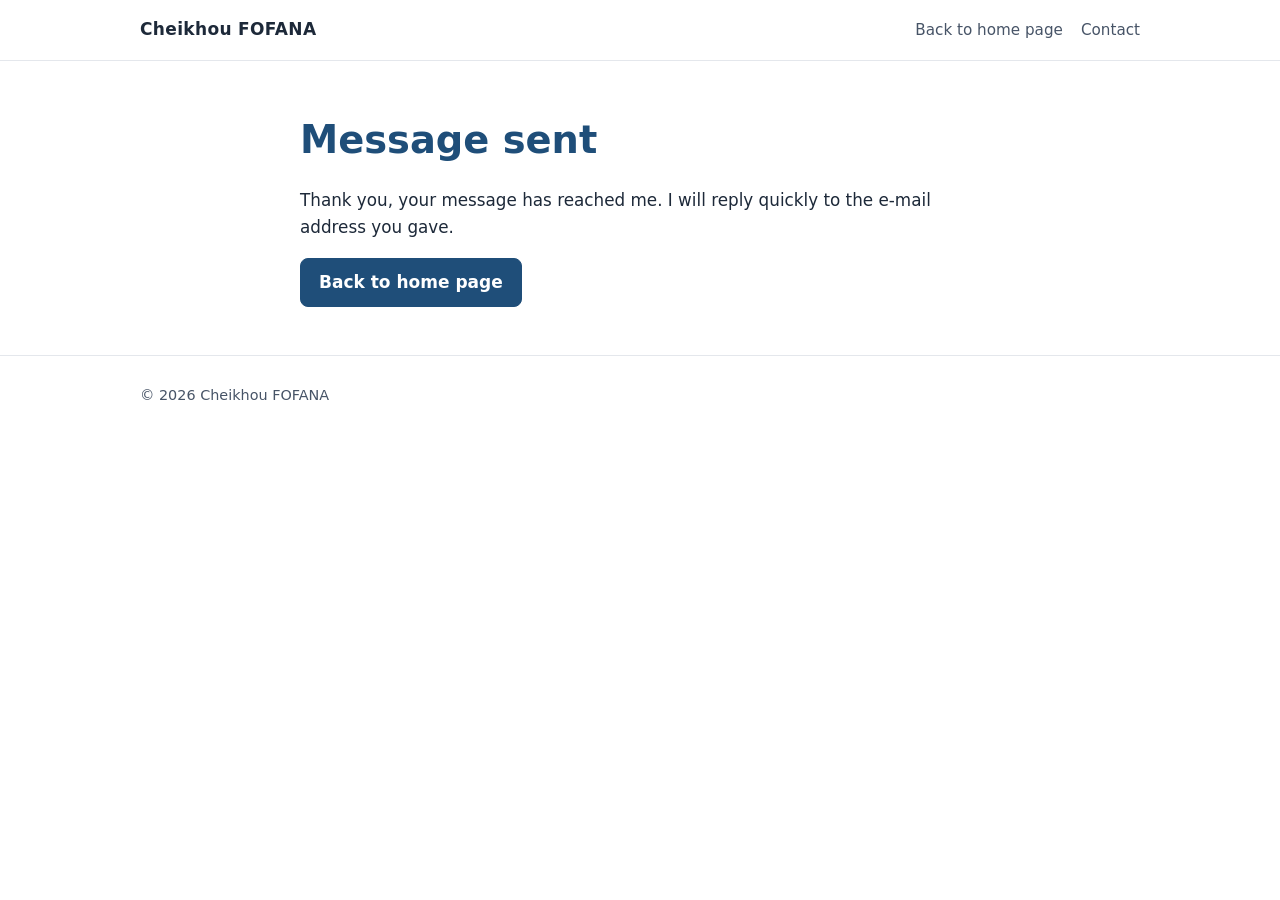
<file: www/en/contact-sent.html>
<!doctype html>
<html lang="en">
<head>
  <meta charset="utf-8">
  <meta name="viewport" content="width=device-width, initial-scale=1">
  <meta name="robots" content="noindex">
  <title>Message sent · Cheikhou FOFANA</title>
  <link rel="icon" href="../assets/favicon.svg" type="image/svg+xml">
  <link rel="stylesheet" href="../assets/style.css">
</head>
<body>
  <header class="site-header">
    <div class="wrap">
      <a class="brand" href="./">Cheikhou FOFANA</a>
      <nav class="nav" aria-label="Main navigation">
        <a href="./">Back to home page</a>
        <a href="contact.html">Contact</a>
      </nav>
    </div>
  </header>

  <main>
    <section>
      <div class="wrap narrow">
        <h1 class="page-title">Message sent</h1>
        <p class="lead">Thank you, your message has reached me. I will reply quickly to the e-mail address you gave.</p>
        <div class="buttons">
          <a class="button primary" href="./">Back to home page</a>
        </div>
      </div>
    </section>
  </main>

  <footer class="site-footer">
    <div class="wrap">© 2026 Cheikhou FOFANA</div>
  </footer>
</body>
</html>
</file>
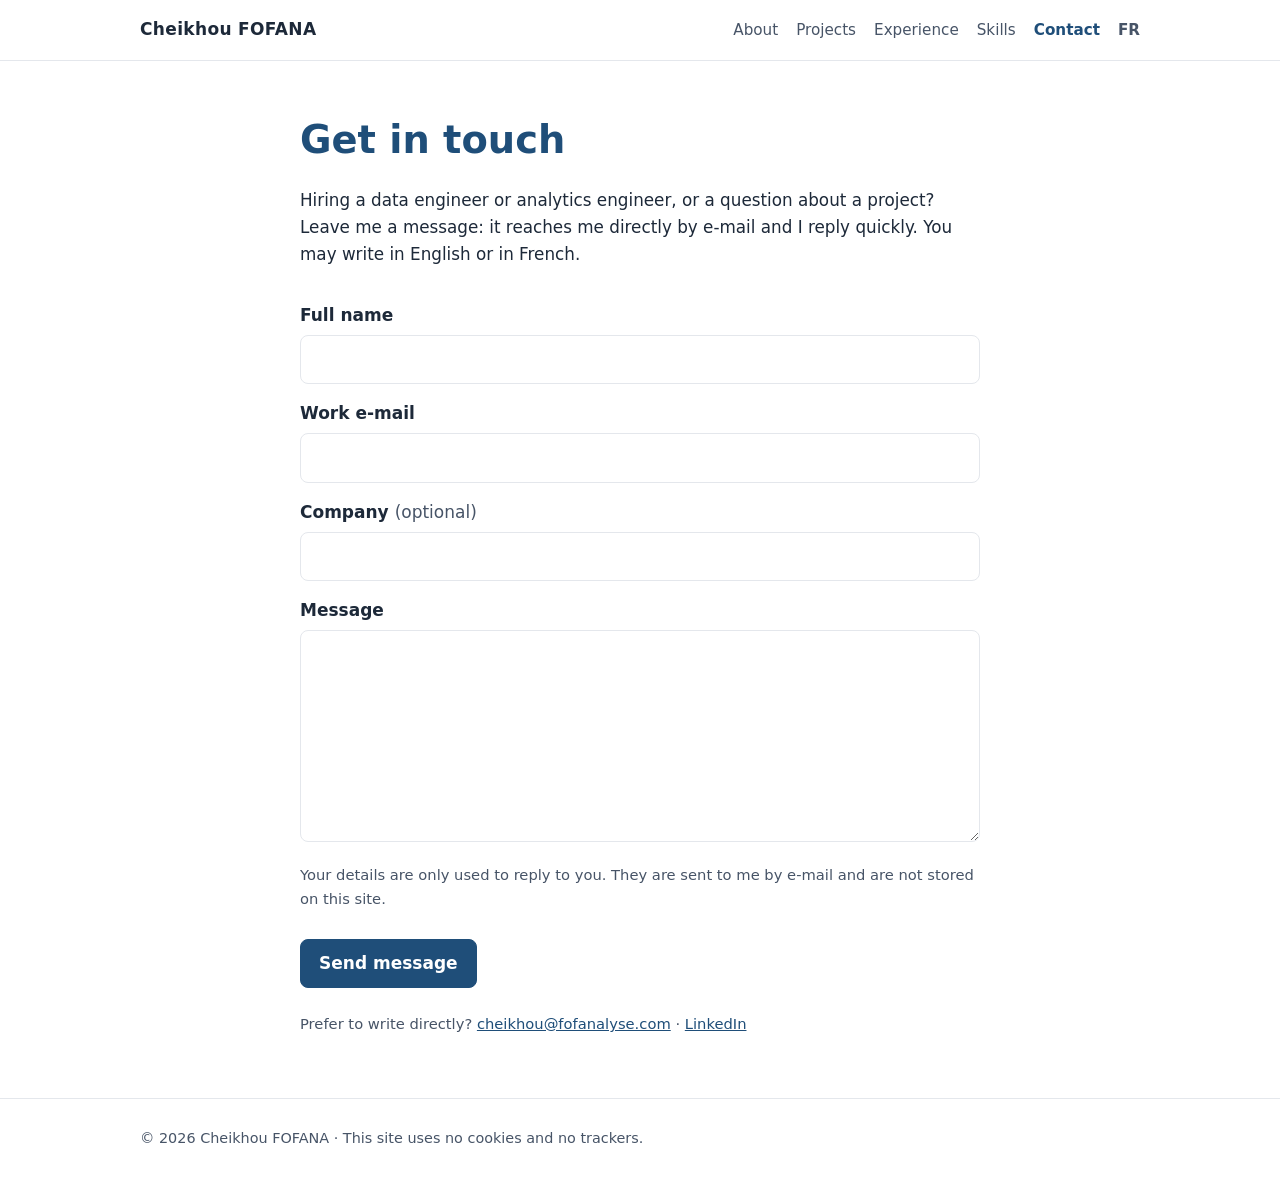
<file: www/en/contact.html>
<!doctype html>
<html lang="en">
<head>
  <meta charset="utf-8">
  <meta name="viewport" content="width=device-width, initial-scale=1">
  <title>Contact · Cheikhou FOFANA</title>
  <meta name="description" content="Contact Cheikhou FOFANA, Data Engineer and Analytics Engineer.">
  <link rel="canonical" href="https://fofanalyse.com/en/contact.html">
  <link rel="alternate" hreflang="fr" href="https://fofanalyse.com/contact.html">
  <link rel="alternate" hreflang="en" href="https://fofanalyse.com/en/contact.html">
  <link rel="icon" href="../assets/favicon.svg" type="image/svg+xml">
  <link rel="stylesheet" href="../assets/style.css">
</head>
<body>
  <header class="site-header">
    <div class="wrap">
      <a class="brand" href="./">Cheikhou FOFANA</a>
      <nav class="nav" aria-label="Main navigation">
        <a href="./#about">About</a>
        <a href="./#projects">Projects</a>
        <a href="./#experience">Experience</a>
        <a href="./#skills">Skills</a>
        <a href="contact.html" aria-current="page">Contact</a>
        <a class="lang" href="../contact.html" hreflang="fr" lang="fr">FR</a>
      </nav>
    </div>
  </header>

  <main>
    <section>
      <div class="wrap narrow">
        <h1 class="page-title">Get in touch</h1>
        <p class="lead">Hiring a data engineer or analytics engineer, or a question about a project? Leave me a message: it reaches me directly by e-mail and I reply quickly. You may write in English or in French.</p>

        <form class="contact-form" method="post" action="/api/contact">
          <input type="hidden" name="lang" value="en">

          <label for="name">Full name</label>
          <input id="name" name="name" type="text" autocomplete="name" required maxlength="100">

          <label for="email">Work e-mail</label>
          <input id="email" name="email" type="email" autocomplete="email" required maxlength="200">

          <label for="company">Company <span class="optional">(optional)</span></label>
          <input id="company" name="company" type="text" autocomplete="organization" maxlength="120">

          <label for="message">Message</label>
          <textarea id="message" name="message" rows="7" required minlength="10" maxlength="5000"></textarea>

          <!-- Honeypot: invisible to people, filled in by bots. -->
          <div class="hp" aria-hidden="true">
            <label for="website">Leave empty</label>
            <input id="website" name="website" type="text" tabindex="-1" autocomplete="off">
          </div>

          <p class="privacy">Your details are only used to reply to you. They are sent to me by e-mail and are not stored on this site.</p>

          <button class="button primary" type="submit">Send message</button>
        </form>

        <p class="alt-contact">Prefer to write directly? <a href="mailto:cheikhou@fofanalyse.com">cheikhou@fofanalyse.com</a> · <a href="https://www.linkedin.com/in/cheikhoufofana/">LinkedIn</a></p>
      </div>
    </section>
  </main>

  <footer class="site-footer">
    <div class="wrap">© 2026 Cheikhou FOFANA · This site uses no cookies and no trackers.</div>
  </footer>
</body>
</html>
</file>
<file: assets/style.css>
/* fofanalyse.com : site professionnel de Cheikhou FOFANA.
   Aucune ressource externe : polices système, pas de traceur. */

:root {
  --bg: #ffffff;
  --bg-soft: #f4f7fb;
  --text: #1d2939;
  --muted: #475467;
  --accent: #1f4e79;
  --accent-soft: #e3ecf6;
  --border: #e4e7ec;
  --max: 1040px;
  font-family: system-ui, -apple-system, "Segoe UI", Roboto, "Helvetica Neue", Arial, sans-serif;
}

@media (prefers-color-scheme: dark) {
  :root {
    --bg: #0f1722;
    --bg-soft: #162130;
    --text: #e6edf5;
    --muted: #a6b3c3;
    --accent: #7fb2e5;
    --accent-soft: #1d3149;
    --border: #243447;
  }
}

* { box-sizing: border-box; }

body {
  margin: 0;
  background: var(--bg);
  color: var(--text);
  line-height: 1.6;
  font-size: 17px;
}

a { color: var(--accent); }
a:focus-visible, .button:focus-visible { outline: 3px solid var(--accent); outline-offset: 2px; }

.wrap { max-width: var(--max); margin: 0 auto; padding: 0 20px; }

/* En-tête */
.site-header {
  position: sticky; top: 0; z-index: 10;
  background: color-mix(in srgb, var(--bg) 92%, transparent);
  backdrop-filter: blur(6px);
  border-bottom: 1px solid var(--border);
}
.site-header .wrap { display: flex; align-items: center; justify-content: space-between; gap: 16px; min-height: 60px; flex-wrap: wrap; }
.brand { font-weight: 700; color: var(--text); text-decoration: none; letter-spacing: 0.02em; }
.nav { display: flex; gap: 18px; flex-wrap: wrap; font-size: 0.95rem; }
.nav a { color: var(--muted); text-decoration: none; }
.nav a:hover { color: var(--accent); }
.lang { font-weight: 600; }

/* Accroche */
.hero { padding: 64px 0 48px; background: linear-gradient(180deg, var(--bg-soft), var(--bg)); }
.hero .wrap { display: grid; grid-template-columns: 1fr auto; gap: 40px; align-items: center; }
.hero h1 { font-size: clamp(2rem, 5vw, 3rem); margin: 0; color: var(--accent); letter-spacing: 0.01em; }
.hero .title { font-size: 1.15rem; font-weight: 600; margin: 6px 0 16px; }
.hero .tagline { font-size: 1.2rem; color: var(--muted); font-style: italic; margin: 0 0 24px; max-width: 38em; }
.hero .status { color: var(--muted); margin: 0 0 24px; }
.photo {
  width: 180px; height: 180px; border-radius: 50%;
  object-fit: cover; border: 4px solid var(--accent-soft);
}
.photo-placeholder {
  display: grid; place-items: center;
  background: var(--accent-soft); color: var(--accent);
  font-size: 3rem; font-weight: 700;
}

.buttons { display: flex; flex-wrap: wrap; gap: 10px; }
.button {
  display: inline-block; padding: 10px 18px; border-radius: 8px;
  border: 1px solid var(--accent); text-decoration: none; font-weight: 600;
}
.button.primary { background: var(--accent); color: var(--bg); }
.button:hover { filter: brightness(1.08); }

/* Sections */
section { padding: 48px 0; }
section + section { border-top: 1px solid var(--border); }
h2 { font-size: 1.6rem; color: var(--accent); margin: 0 0 20px; }
h3 { margin: 0 0 6px; font-size: 1.15rem; }
.lead { font-size: 1.05rem; max-width: 46em; }

.grid { display: grid; gap: 18px; }
.grid.two { grid-template-columns: repeat(auto-fit, minmax(300px, 1fr)); }

.card {
  border: 1px solid var(--border); border-radius: 12px;
  padding: 20px; background: var(--bg);
}
.card.featured { border: 2px solid var(--accent); background: var(--bg-soft); grid-column: 1 / -1; }
.card .meta { color: var(--muted); font-size: 0.9rem; margin: 0 0 10px; }
.card ul { padding-left: 20px; margin: 10px 0; }
.card .buttons { margin-top: 14px; }
.todo { border-style: dashed; }
.badge {
  display: inline-block; font-size: 0.8rem; font-weight: 600;
  background: var(--accent-soft); color: var(--accent);
  padding: 2px 10px; border-radius: 999px; margin-right: 6px;
}

.skills { display: grid; gap: 14px; }
.skills div { display: grid; grid-template-columns: 220px 1fr; gap: 12px; }
.skills dt { font-weight: 600; }
.skills dd { margin: 0; color: var(--muted); }

.timeline { list-style: none; padding: 0; margin: 0; }
.timeline li { padding: 0 0 22px 22px; border-left: 2px solid var(--accent-soft); position: relative; }
.timeline li::before {
  content: ""; position: absolute; left: -7px; top: 6px;
  width: 12px; height: 12px; border-radius: 50%; background: var(--accent);
}
.timeline .when { color: var(--muted); font-size: 0.9rem; }

.site-footer { padding: 28px 0; color: var(--muted); font-size: 0.9rem; border-top: 1px solid var(--border); }

@media (max-width: 720px) {
  /* Sur mobile, le menu passe sur deux lignes : il ne reste pas fixé. */
  .site-header { position: static; }
  .hero .wrap { grid-template-columns: 1fr; }
  .photo { width: 130px; height: 130px; order: -1; }
  .skills div { grid-template-columns: 1fr; gap: 2px; }
  body { font-size: 16px; }
}
</file>
<file: www/assets/style.css>
/* fofanalyse.com : site professionnel de Cheikhou FOFANA.
   Aucune ressource externe : polices système, pas de traceur. */

:root {
  --bg: #ffffff;
  --bg-soft: #f4f7fb;
  --text: #1d2939;
  --muted: #475467;
  --accent: #1f4e79;
  --accent-soft: #e3ecf6;
  --border: #e4e7ec;
  --max: 1040px;
  font-family: system-ui, -apple-system, "Segoe UI", Roboto, "Helvetica Neue", Arial, sans-serif;
}

@media (prefers-color-scheme: dark) {
  :root {
    --bg: #0f1722;
    --bg-soft: #162130;
    --text: #e6edf5;
    --muted: #a6b3c3;
    --accent: #7fb2e5;
    --accent-soft: #1d3149;
    --border: #243447;
  }
}

* { box-sizing: border-box; }

body {
  margin: 0;
  background: var(--bg);
  color: var(--text);
  line-height: 1.6;
  font-size: 17px;
}

a { color: var(--accent); }
a:focus-visible, .button:focus-visible { outline: 3px solid var(--accent); outline-offset: 2px; }

.wrap { max-width: var(--max); margin: 0 auto; padding: 0 20px; }

/* En-tête */
.site-header {
  position: sticky; top: 0; z-index: 10;
  background: color-mix(in srgb, var(--bg) 92%, transparent);
  backdrop-filter: blur(6px);
  border-bottom: 1px solid var(--border);
}
.site-header .wrap { display: flex; align-items: center; justify-content: space-between; gap: 16px; min-height: 60px; flex-wrap: wrap; }
.brand { font-weight: 700; color: var(--text); text-decoration: none; letter-spacing: 0.02em; }
.nav { display: flex; gap: 18px; flex-wrap: wrap; font-size: 0.95rem; }
.nav a { color: var(--muted); text-decoration: none; }
.nav a:hover { color: var(--accent); }
.lang { font-weight: 600; }

/* Accroche */
.hero { padding: 64px 0 48px; background: linear-gradient(180deg, var(--bg-soft), var(--bg)); }
.hero .wrap { display: grid; grid-template-columns: 1fr auto; gap: 40px; align-items: center; }
.hero h1 { font-size: clamp(2rem, 5vw, 3rem); margin: 0; color: var(--accent); letter-spacing: 0.01em; }
.hero .title { font-size: 1.15rem; font-weight: 600; margin: 6px 0 16px; }
.hero .tagline { font-size: 1.2rem; color: var(--muted); font-style: italic; margin: 0 0 24px; max-width: 38em; }
.hero .status { color: var(--muted); margin: 0 0 24px; }
.photo {
  width: 180px; height: 180px; border-radius: 50%;
  object-fit: cover; border: 4px solid var(--accent-soft);
}
.photo-placeholder {
  display: grid; place-items: center;
  background: var(--accent-soft); color: var(--accent);
  font-size: 3rem; font-weight: 700;
}

.buttons { display: flex; flex-wrap: wrap; gap: 10px; }
.button {
  display: inline-block; padding: 10px 18px; border-radius: 8px;
  border: 1px solid var(--accent); text-decoration: none; font-weight: 600;
}
.button.primary { background: var(--accent); color: var(--bg); }
.button:hover { filter: brightness(1.08); }

/* Sections */
section { padding: 48px 0; }
section + section { border-top: 1px solid var(--border); }
h2 { font-size: 1.6rem; color: var(--accent); margin: 0 0 20px; }
h3 { margin: 0 0 6px; font-size: 1.15rem; }
.lead { font-size: 1.05rem; max-width: 46em; }

.grid { display: grid; gap: 18px; }
.grid.two { grid-template-columns: repeat(auto-fit, minmax(300px, 1fr)); }

.card {
  border: 1px solid var(--border); border-radius: 12px;
  padding: 20px; background: var(--bg);
}
.card.featured { border: 2px solid var(--accent); background: var(--bg-soft); grid-column: 1 / -1; }
.card .meta { color: var(--muted); font-size: 0.9rem; margin: 0 0 10px; }
.card ul { padding-left: 20px; margin: 10px 0; }
.card .buttons { margin-top: 14px; }
.todo { border-style: dashed; }
.badge {
  display: inline-block; font-size: 0.8rem; font-weight: 600;
  background: var(--accent-soft); color: var(--accent);
  padding: 2px 10px; border-radius: 999px; margin-right: 6px;
}

.skills { display: grid; gap: 14px; }
.skills div { display: grid; grid-template-columns: 220px 1fr; gap: 12px; }
.skills dt { font-weight: 600; }
.skills dd { margin: 0; color: var(--muted); }

.timeline { list-style: none; padding: 0; margin: 0; }
.timeline li { padding: 0 0 22px 22px; border-left: 2px solid var(--accent-soft); position: relative; }
.timeline li::before {
  content: ""; position: absolute; left: -7px; top: 6px;
  width: 12px; height: 12px; border-radius: 50%; background: var(--accent);
}
.timeline .when { color: var(--muted); font-size: 0.9rem; }

/* Pages secondaires et formulaire de contact */
.wrap.narrow { max-width: 720px; }
.page-title { font-size: clamp(1.8rem, 4vw, 2.4rem); color: var(--accent); margin: 0 0 12px; }
.nav a[aria-current="page"] { color: var(--accent); font-weight: 600; }

.contact-form { display: grid; gap: 6px; margin: 24px 0; }
.contact-form label { font-weight: 600; margin-top: 10px; }
.contact-form input,
.contact-form textarea {
  width: 100%; padding: 10px 12px; font: inherit; color: var(--text);
  background: var(--bg); border: 1px solid var(--border); border-radius: 8px;
}
.contact-form input:focus,
.contact-form textarea:focus { outline: 3px solid var(--accent-soft); border-color: var(--accent); }
.contact-form button { justify-self: start; margin-top: 8px; cursor: pointer; font: inherit; font-weight: 600; }
.optional { font-weight: 400; color: var(--muted); }
.privacy, .alt-contact { color: var(--muted); font-size: 0.92rem; }

/* Champ piège : hors écran pour un humain, présent pour un robot. */
.hp { position: absolute; left: -10000px; width: 1px; height: 1px; overflow: hidden; }

.site-footer { padding: 28px 0; color: var(--muted); font-size: 0.9rem; border-top: 1px solid var(--border); }

@media (max-width: 720px) {
  /* Sur mobile, le menu passe sur deux lignes : il ne reste pas fixé. */
  .site-header { position: static; }
  .hero .wrap { grid-template-columns: 1fr; }
  .photo { width: 130px; height: 130px; order: -1; }
  .skills div { grid-template-columns: 1fr; gap: 2px; }
  body { font-size: 16px; }
}

h2.spaced { margin-top: 36px; }
</file>
